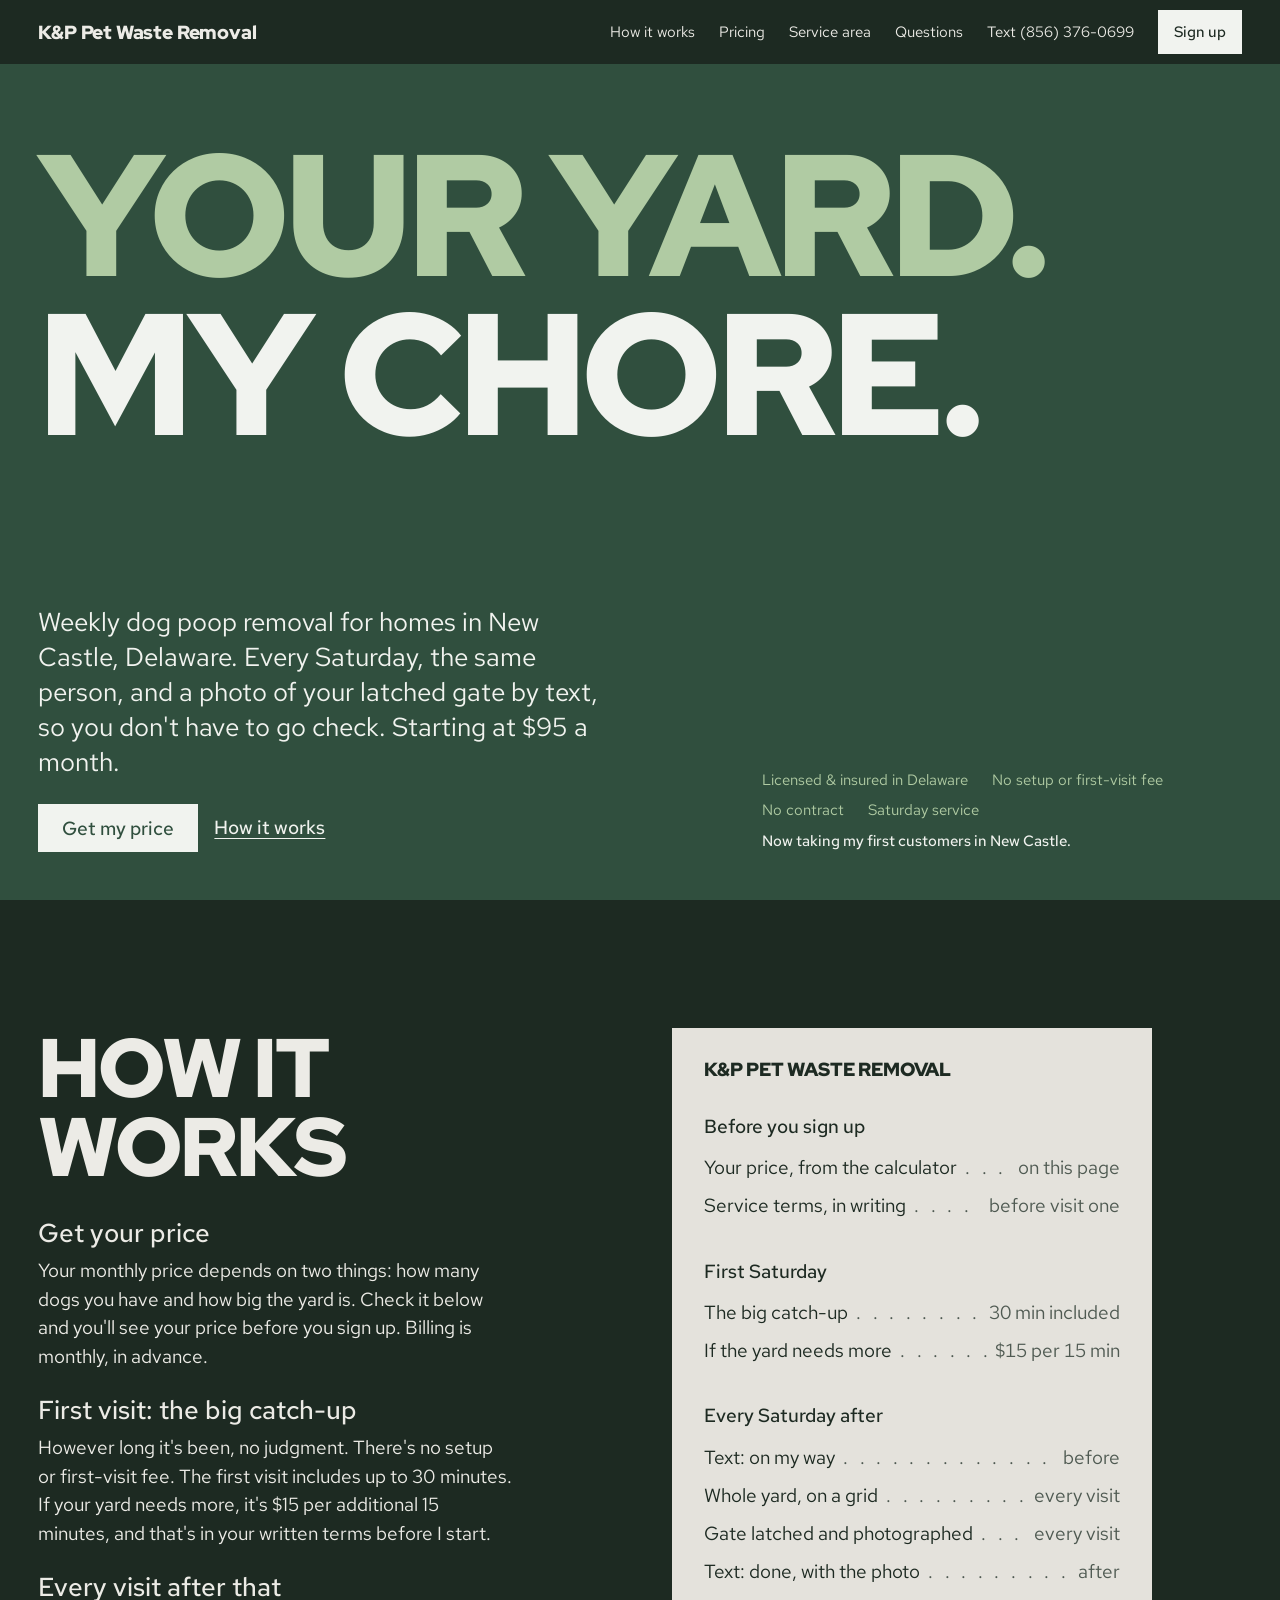
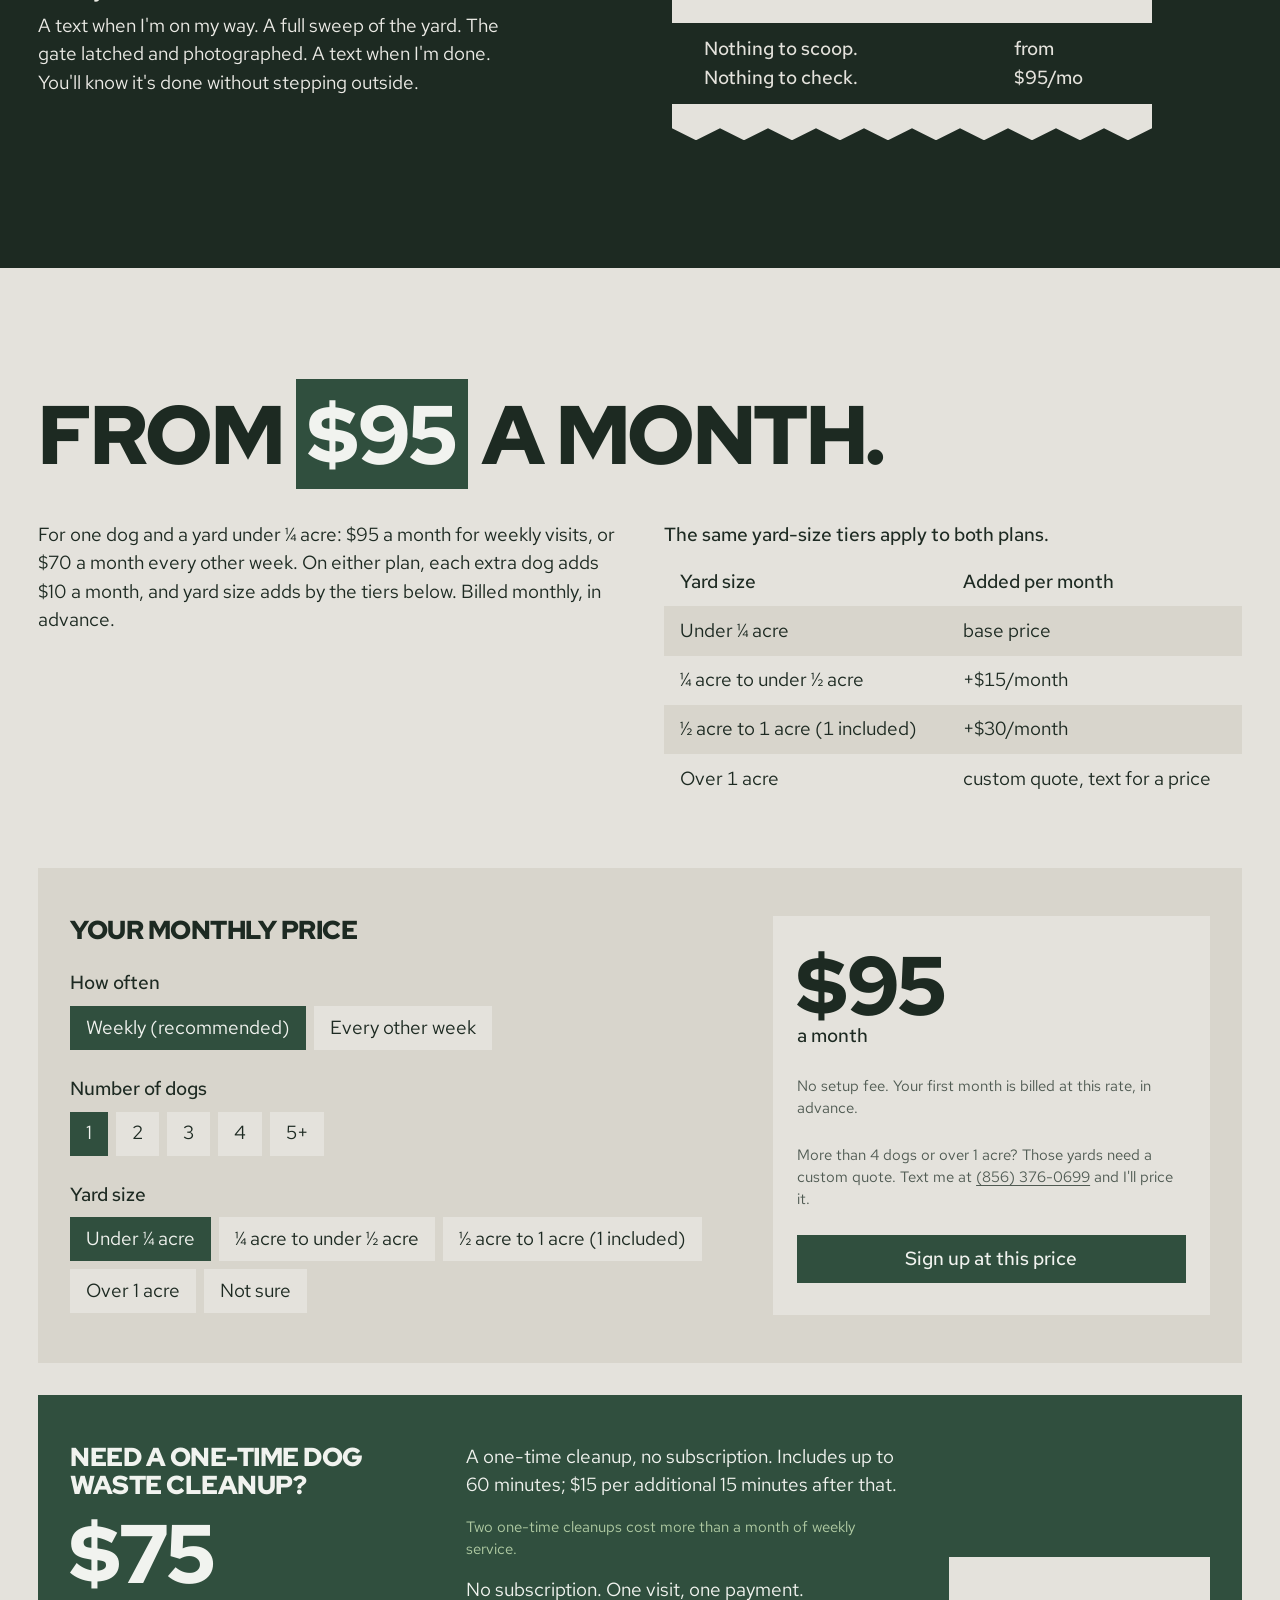
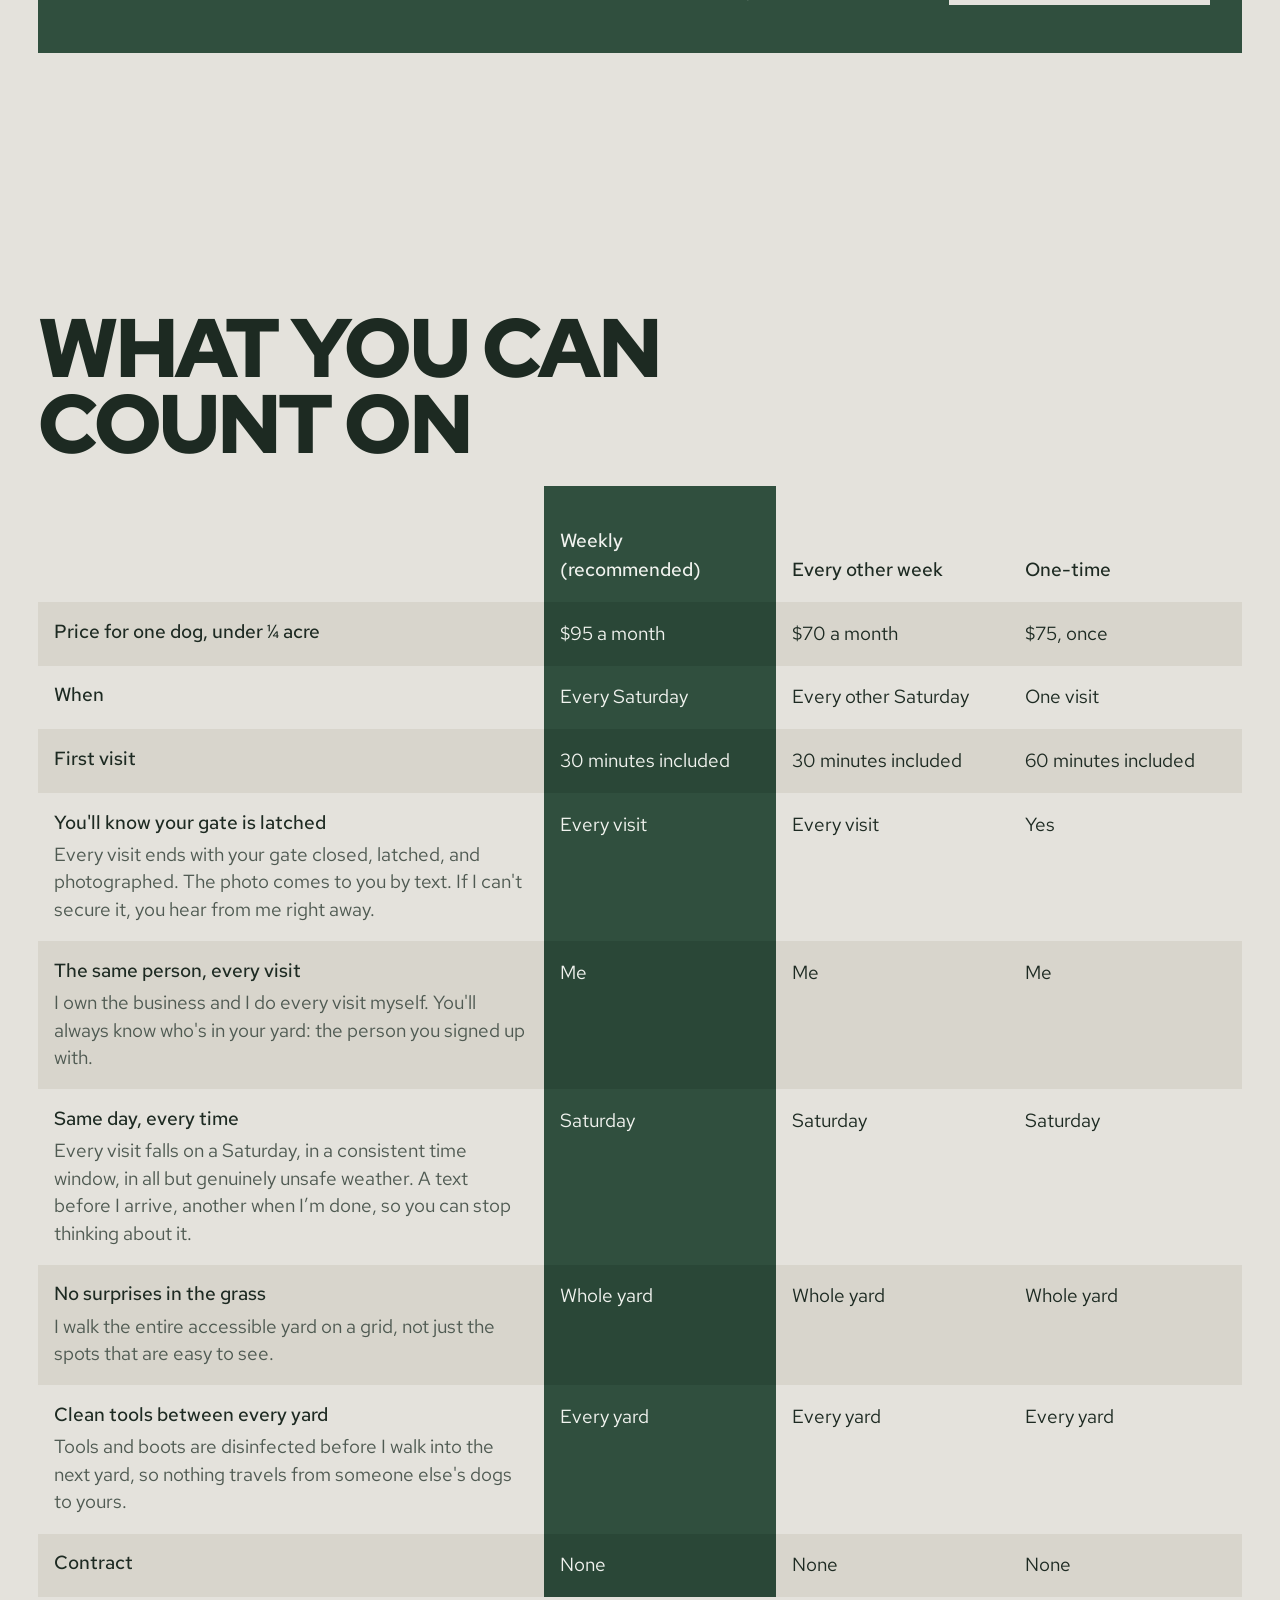
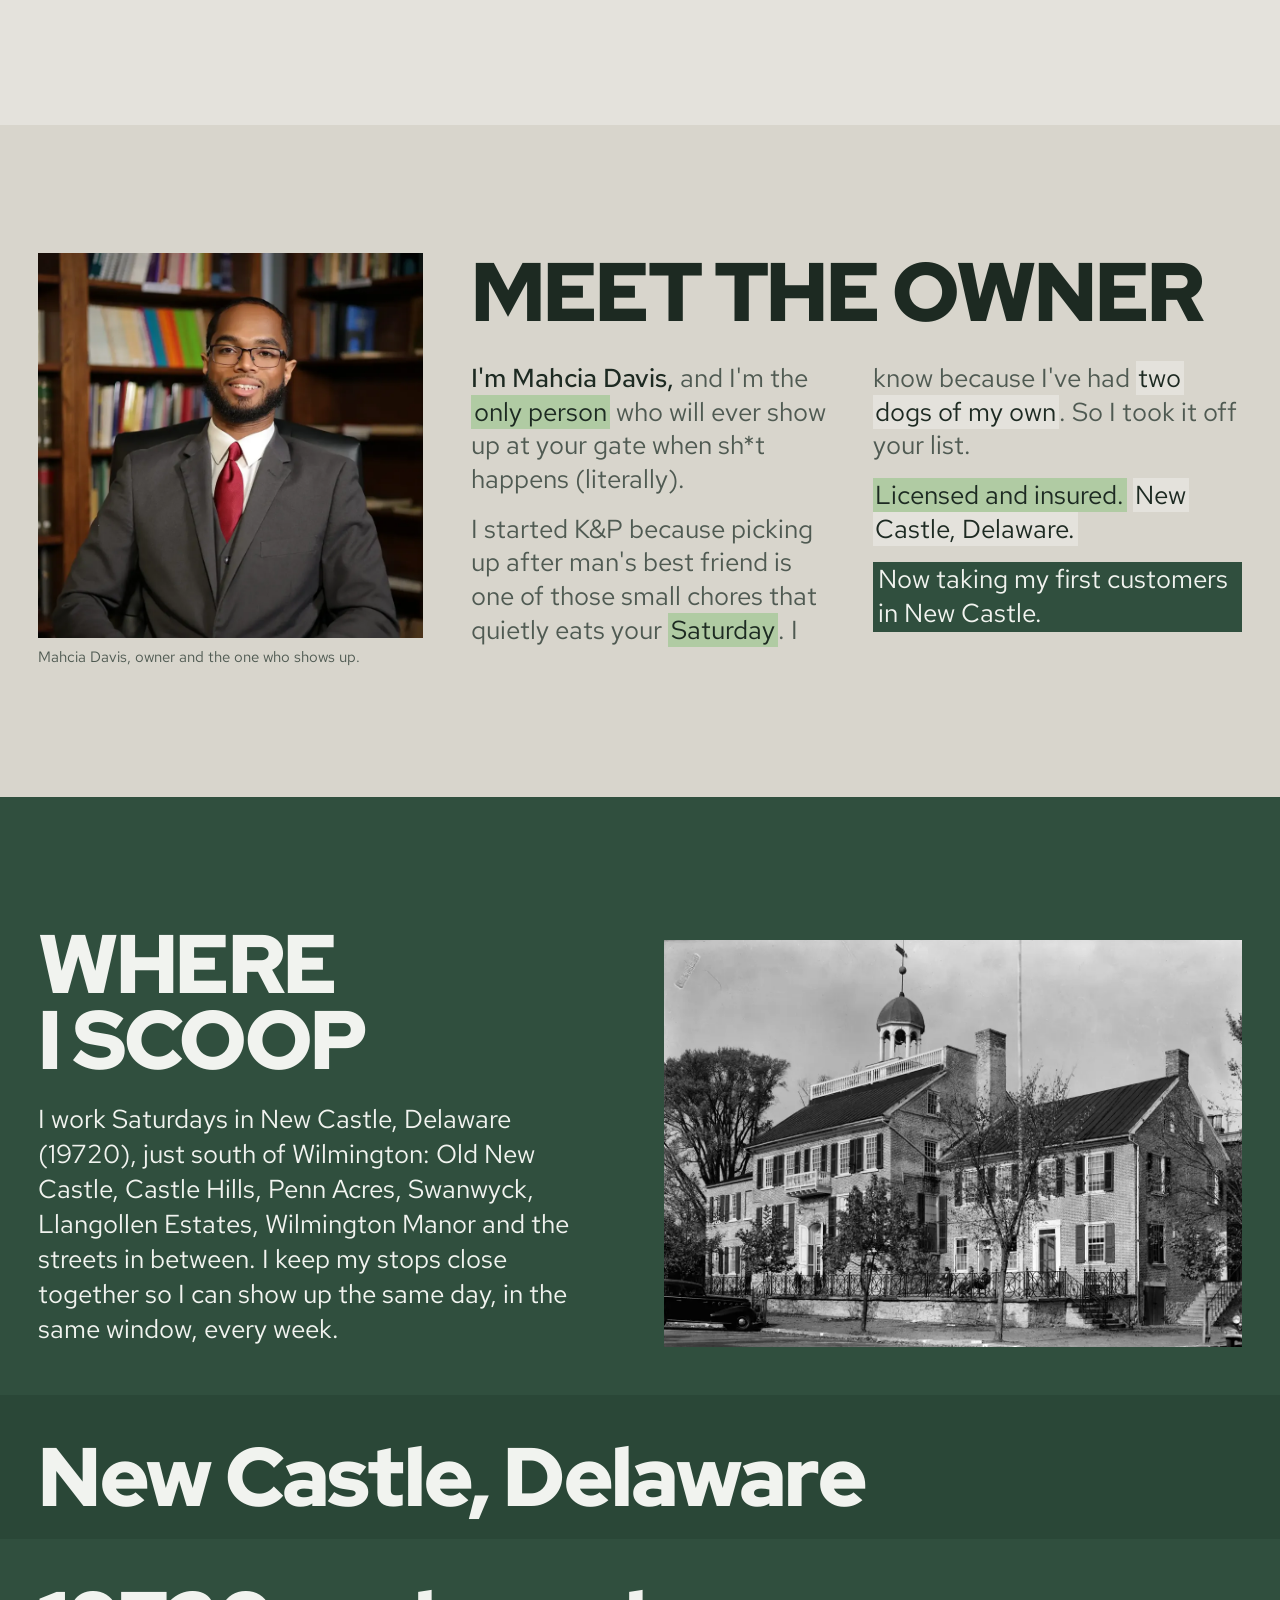
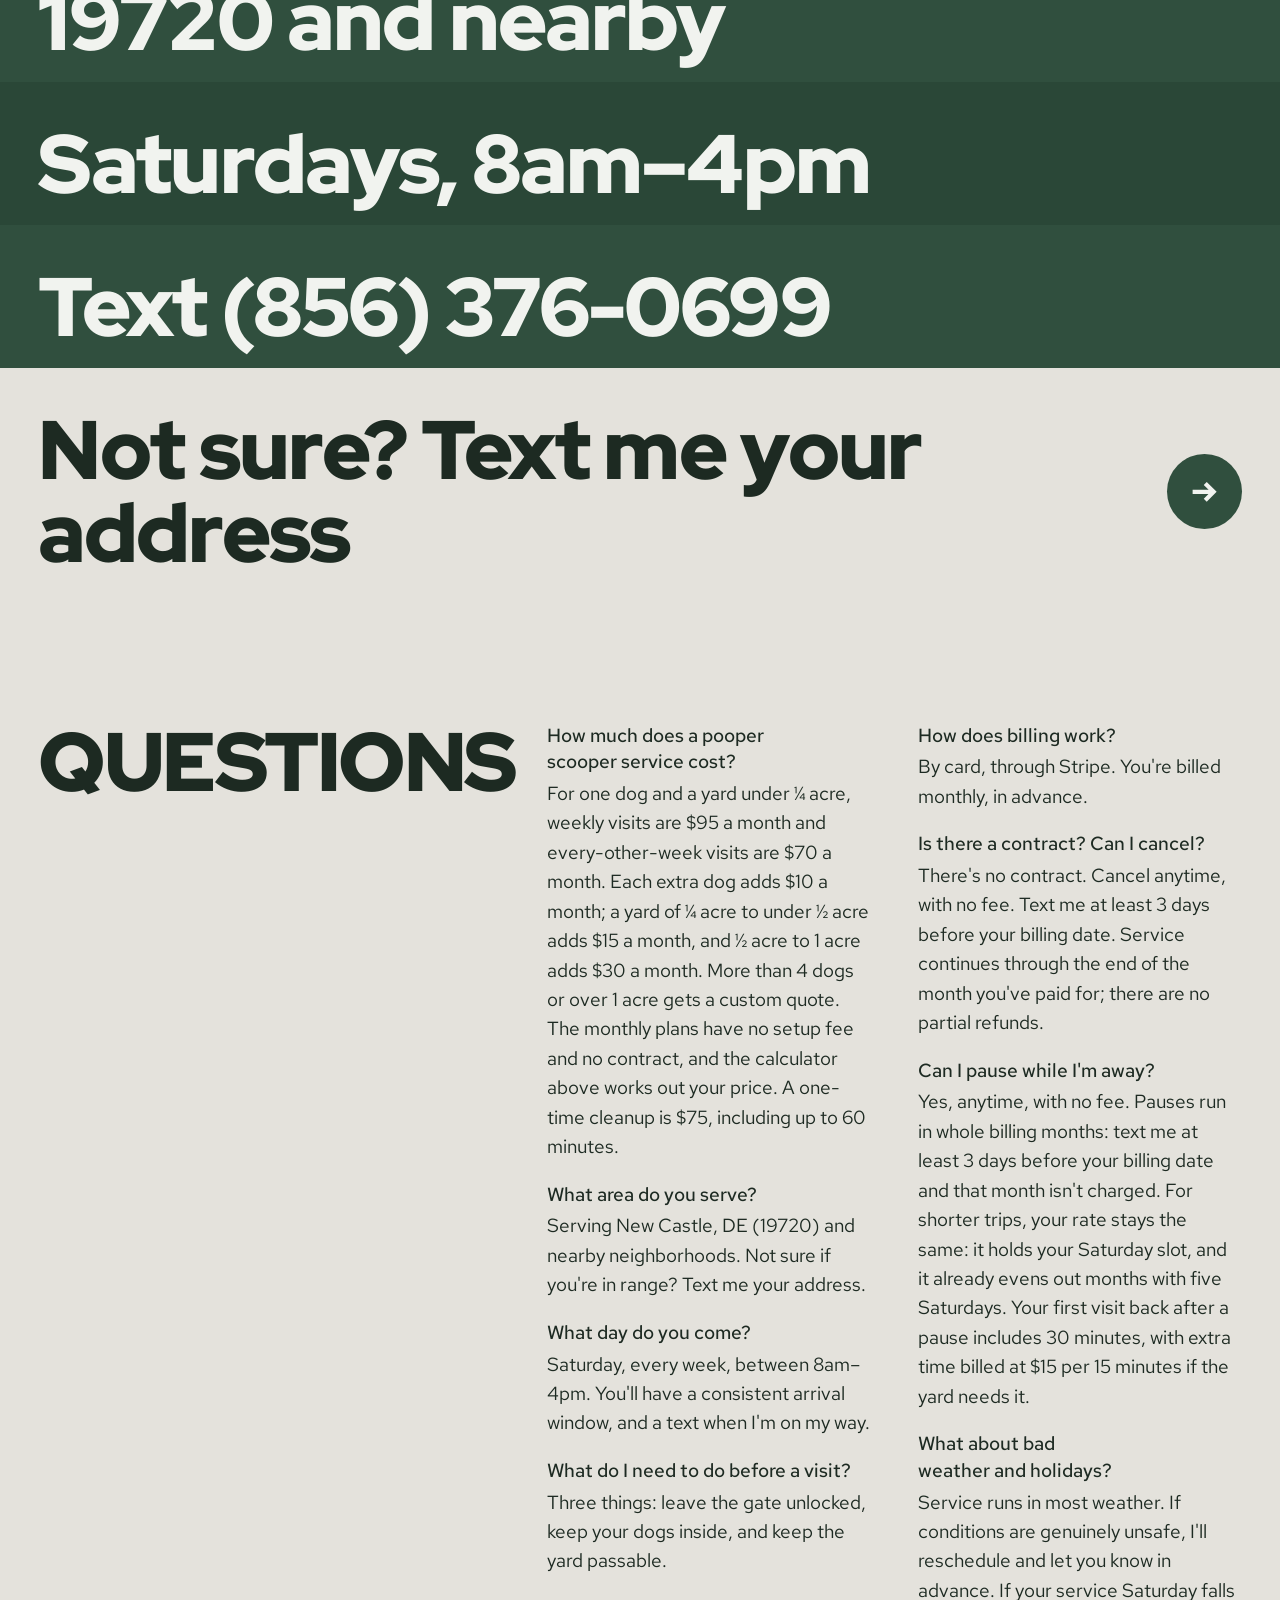
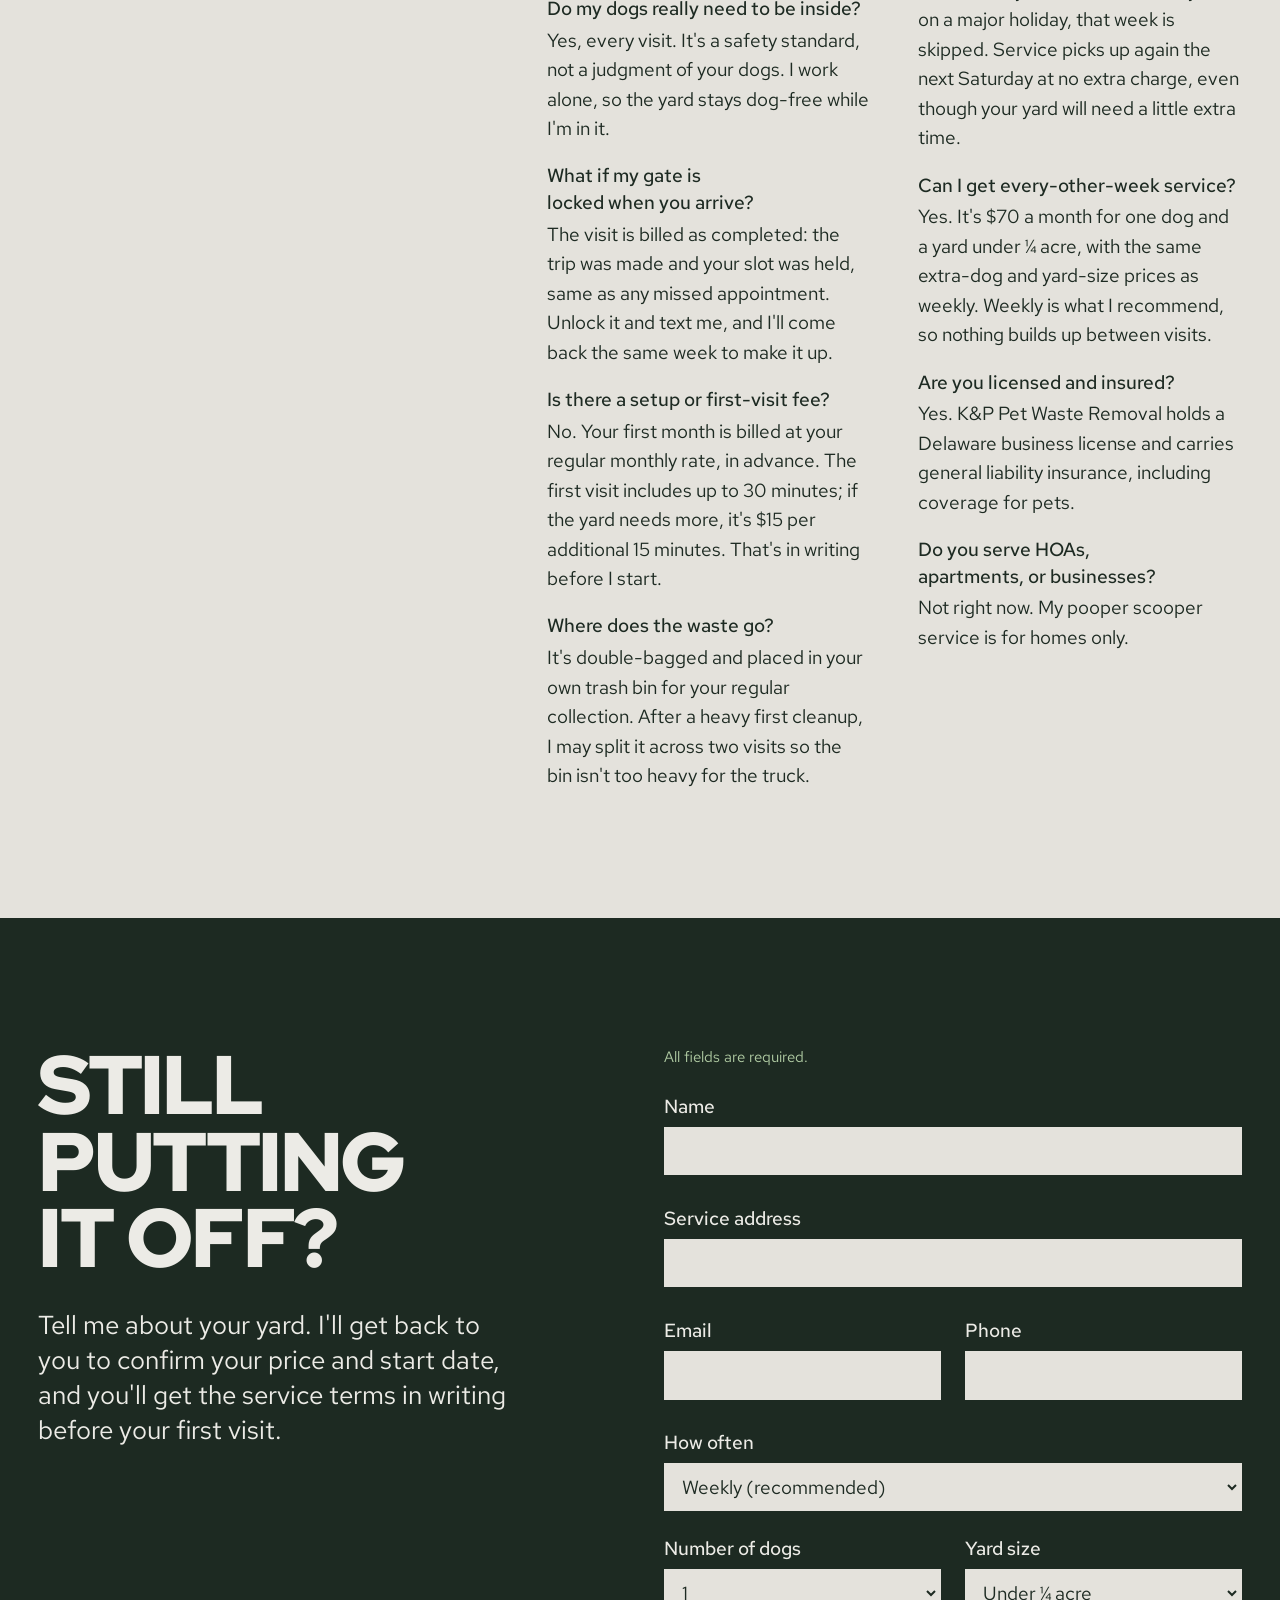
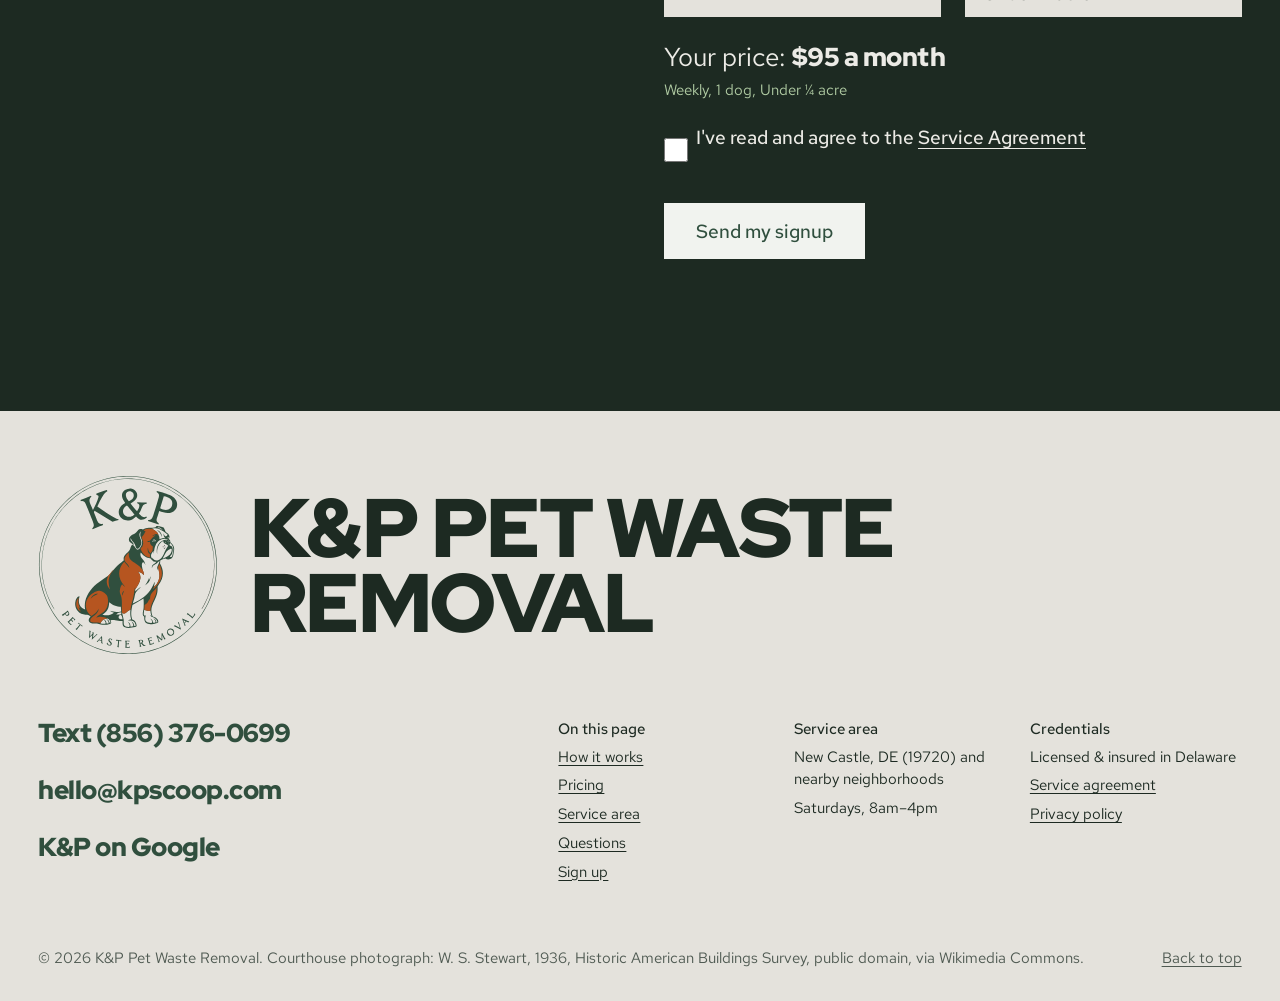
<file: index.html>
<!DOCTYPE html><html lang="en"><head><meta charset="utf-8"><meta name="viewport" content="width=device-width, initial-scale=1"><title>Dog Poop Removal in New Castle, DE | K&amp;P Pet Waste Removal</title><meta name="description" content="Weekly pooper scooper service in New Castle, DE: from $95 a month, every Saturday, the same person, and a photo of your latched gate after every visit."><link rel="canonical" href="https://kpscoop.com/"><meta property="og:type" content="website"><meta property="og:site_name" content="K&amp;P Pet Waste Removal"><meta property="og:title" content="Dog Poop Removal in New Castle, DE | K&amp;P Pet Waste Removal"><meta property="og:description" content="Weekly pooper scooper service in New Castle, DE: from $95 a month, every Saturday, the same person, and a photo of your latched gate after every visit."><meta property="og:url" content="https://kpscoop.com/"><meta property="og:image" content="https://kpscoop.com/assets/og-image.png"><meta property="og:image:width" content="1200"><meta property="og:image:height" content="630"><meta property="og:image:alt" content="Your yard. My chore. Weekly dog poop pickup in New Castle, DE, from $95 a month, with the K&P Pet Waste Removal badge."><meta name="twitter:card" content="summary_large_image"><link rel="icon" href="/favicon.ico" sizes="16x16 32x32 48x48"><link rel="icon" href="/favicon.svg" type="image/svg+xml"><link rel="apple-touch-icon" href="/apple-touch-icon.png"><link rel="preload" href="/fonts/red-hat-display-normal-900.woff2" as="font" type="font/woff2" crossorigin><link rel="stylesheet" href="/fonts/fonts.css"><script type="application/ld+json">{"@context":"https://schema.org","@type":"LocalBusiness","@id":"https://kpscoop.com/#business","name":"K&P Pet Waste Removal","url":"https://kpscoop.com/","description":"Weekly dog poop removal for homes in New Castle, DE, every Saturday, by one owner-operator.","telephone":"+1-856-376-0699","email":"hello@kpscoop.com","image":"https://kpscoop.com/assets/og-image.png","logo":"https://kpscoop.com/assets/kp-logo-512.png","priceRange":"From $70 a month","address":{"@type":"PostalAddress","addressLocality":"New Castle","addressRegion":"DE","postalCode":"19720","addressCountry":"US"},"areaServed":[{"@type":"City","name":"New Castle, DE"},{"@type":"Place","name":"ZIP code 19720","address":{"@type":"PostalAddress","postalCode":"19720","addressRegion":"DE","addressCountry":"US"}},{"@type":"Place","name":"Old New Castle, New Castle, DE"},{"@type":"Place","name":"Castle Hills, New Castle, DE"},{"@type":"Place","name":"Penn Acres, New Castle, DE"},{"@type":"Place","name":"Swanwyck, New Castle, DE"},{"@type":"Place","name":"Llangollen Estates, New Castle, DE"},{"@type":"Place","name":"Wilmington Manor, New Castle, DE"}],"openingHoursSpecification":[{"@type":"OpeningHoursSpecification","dayOfWeek":"Saturday","opens":"08:00","closes":"16:00"}],"sameAs":["https://share.google/6UOaSTEZDgdAQc2Vo","https://www.google.com/search?kgmid=/g/11zz5zvh3y"]}</script><script type="application/ld+json">{"@context":"https://schema.org","@type":"WebSite","name":"K&P Pet Waste Removal","url":"https://kpscoop.com/"}</script><script>document.documentElement.classList.add('js')</script><link rel="stylesheet" href="/_astro/Layout.BaJNRAnn.css"></head><body><a class="skip" href="#main">Skip to content</a><header class="site-header" data-tone="green"><a class="wordmark" href="/"><span>K&amp;P Pet Waste Removal</span></a><nav class="nav" aria-label="Main"><div class="nav__links"><a href="/#how-it-works">How it works</a><a href="/#pricing">Pricing</a><a href="/#area">Service area</a><a href="/#questions">Questions</a></div><a class="nav__text" href="sms:+18563760699">Text (856) 376-0699</a><a class="btn" href="/#signup">Sign up</a></nav></header><main id="main"><section class="hero" data-tone="green" aria-labelledby="hero-title"><h1 id="hero-title" class="display"><span class="l1">Your yard.</span> <span class="l2">My chore.</span></h1><div></div><div class="hero__foot"><div><p class="hero__lead">Weekly dog poop removal for homes in New Castle, Delaware. Every Saturday, the same person, and a photo of your latched gate by text, so you don't have to go check. Starting at $95 a month.</p><div class="hero__actions"><a class="btn btn--light" href="#pricing" data-primary>Get my price</a><a class="link" href="#how-it-works">How it works</a></div></div><div class="hero__proof"><ul><li>Licensed &amp; insured in Delaware</li><li>No setup or first-visit fee</li><li>No contract</li><li>Saturday service</li></ul><p class="hero__new">Now taking my first customers in New Castle.</p></div></div></section><section class="how" id="how-it-works" data-tone="dark" aria-labelledby="how-title"><div class="how__grid"><div><h2 id="how-title" class="rise">How it works</h2><div class="how__steps"><div class="rise" style="--i:1"><h3>Get your price</h3><p>Your monthly price depends on two things: how many dogs you have and how big the yard is. Check it below and you'll see your price before you sign up. Billing is monthly, in advance.</p></div><div class="rise" style="--i:2"><h3>First visit: the big catch-up</h3><p>However long it's been, no judgment. There's no setup or first-visit fee. The first visit includes up to 30 minutes. If your yard needs more, it's $15 per additional 15 minutes, and that's in your written terms before I start.</p></div><div class="rise" style="--i:3"><h3>Every visit after that</h3><p>A text when I'm on my way. A full sweep of the yard. The gate latched and photographed. A text when I'm done. You'll know it's done without stepping outside.</p></div></div></div><div class="slip rise" style="--i:2" aria-label="A visit, step by step"><p class="slip__title">K&amp;P Pet Waste Removal</p><p class="slip__when">Before you sign up</p><div class="slip__row"><span class="what">Your price, from the calculator</span><span class="dots" aria-hidden="true"></span><span class="val">on this page</span></div><div class="slip__row"><span class="what">Service terms, in writing</span><span class="dots" aria-hidden="true"></span><span class="val">before visit one</span></div><p class="slip__when">First Saturday</p><div class="slip__row"><span class="what">The big catch-up</span><span class="dots" aria-hidden="true"></span><span class="val">30 min included</span></div><div class="slip__row"><span class="what">If the yard needs more</span><span class="dots" aria-hidden="true"></span><span class="val">$15 per 15 min</span></div><p class="slip__when">Every Saturday after</p><div class="slip__row"><span class="what">Text: on my way</span><span class="dots" aria-hidden="true"></span><span class="val">before</span></div><div class="slip__row"><span class="what">Whole yard, on a grid</span><span class="dots" aria-hidden="true"></span><span class="val">every visit</span></div><div class="slip__row"><span class="what">Gate latched and photographed</span><span class="dots" aria-hidden="true"></span><span class="val">every visit</span></div><div class="slip__row"><span class="what">Text: done, with the photo</span><span class="dots" aria-hidden="true"></span><span class="val">after</span></div><p class="slip__total"><span>Nothing&nbsp;to&nbsp;scoop. Nothing&nbsp;to&nbsp;check.</span><span>from $95/mo</span></p></div></div></section><section class="pricing" id="pricing" data-tone="bone" aria-labelledby="pricing-title"><h2 id="pricing-title" class="display rise">From <span class="price-chip">$95</span> a month.</h2><div class="pricing__intro"><p class="rise" style="--i:1">For one dog and a yard under ¼ acre: $95 a month for weekly visits, or $70 a month every other week. On either plan, each extra dog adds $10 a month, and yard size adds by the tiers below. Billed monthly, in advance.</p><table class="tiers rise" style="--i:2"><caption>The same yard-size tiers apply to both plans.</caption><thead><tr><th scope="col">Yard size</th><th scope="col">Added per month</th></tr></thead><tbody><tr><td>Under ¼ acre</td><td>base price</td></tr><tr><td>¼ acre to under ½ acre</td><td>+$15/month</td></tr><tr><td>½ acre to 1 acre (1 included)</td><td>+$30/month</td></tr><tr><td>Over 1 acre</td><td>custom quote, text for a price</td></tr></tbody></table></div><div class="calc-wrap"><form class="calc rise" id="calc" aria-labelledby="calc-title"><div class="calc__controls"><h3 id="calc-title">Your monthly price</h3><fieldset><legend>How often</legend><div class="choices"><label class="choice"><input type="radio" name="plan" value="weekly" checked><span>Weekly (recommended)</span></label><label class="choice"><input type="radio" name="plan" value="biweekly"><span>Every other week</span></label></div></fieldset><fieldset><legend>Number of dogs</legend><div class="choices"><label class="choice"><input type="radio" name="dogs" value="1" checked><span>1</span></label><label class="choice"><input type="radio" name="dogs" value="2"><span>2</span></label><label class="choice"><input type="radio" name="dogs" value="3"><span>3</span></label><label class="choice"><input type="radio" name="dogs" value="4"><span>4</span></label><label class="choice"><input type="radio" name="dogs" value="5"><span>5+</span></label></div></fieldset><fieldset><legend>Yard size</legend><div class="choices"><label class="choice"><input type="radio" name="yard" value="0" checked><span>Under ¼ acre</span></label><label class="choice"><input type="radio" name="yard" value="1"><span>¼ acre to under ½ acre</span></label><label class="choice"><input type="radio" name="yard" value="2"><span>½ acre to 1 acre (1 included)</span></label><label class="choice"><input type="radio" name="yard" value="3"><span>Over 1 acre</span></label><label class="choice"><input type="radio" name="yard" value="4"><span>Not sure</span></label></div></fieldset></div><div class="calc__result"><div aria-live="polite"><p class="calc__price" id="calc-price">$95</p><p class="calc__per" id="calc-per">a month</p></div><p class="calc__note" id="calc-note">No setup fee. Your first month is billed at this rate, in advance.</p><p class="calc__note">More than 4 dogs or over 1 acre? Those yards need a custom quote. Text me at <a href="sms:+18563760699">(856) 376-0699</a> and I'll price it.</p><a class="btn" id="calc-go" href="#signup">Sign up at this price</a></div></form><div class="onetime rise" style="--i:1"><div><h3>Need a one-time dog waste cleanup?</h3><p class="big">$75</p></div><div><p>A one-time cleanup, no subscription. Includes up to 60 minutes; $15 per additional 15 minutes after that.</p><p class="small">Two one-time cleanups cost more than a month of weekly service.</p><p>No subscription. One visit, one payment.</p></div><div class="buy"><stripe-buy-button buy-button-id="buy_btn_1UKzclCbaPGi3YM02jdGRttW" publishable-key="pk_live_51UJDDuCbaPGi3YM0KPT9Jc8U6J2g4yYWNIr4RahfY3BgEDg3Vv5u8pVNBed3x1Gfuck8Yt07JCRqRLFJKiHS9JL500oru7nKPV"></stripe-buy-button></div></div></div></section><section class="count" id="count" data-tone="bone" aria-labelledby="count-title"><h2 id="count-title" class="display rise">What you can count on</h2><div class="compare rise" style="--i:1" role="table" aria-label="What each plan includes"><div role="row"><div class="colhead" role="columnheader"><span class="sr">What you get</span></div><div class="colhead feat top" role="columnheader">Weekly (recommended)</div><div class="colhead " role="columnheader">Every other week</div><div class="colhead " role="columnheader">One-time</div></div><div role="row"><div class="rowhead zebra" role="rowheader">Price for one dog, under ¼ acre</div><div class="feat zebra" role="cell">$95 a month</div><div class=" zebra" role="cell">$70 a month</div><div class=" zebra" role="cell">$75, once</div></div><div role="row"><div class="rowhead " role="rowheader">When</div><div class="feat " role="cell">Every Saturday</div><div class=" " role="cell">Every other Saturday</div><div class=" " role="cell">One visit</div></div><div role="row"><div class="rowhead zebra" role="rowheader">First visit</div><div class="feat zebra" role="cell">30 minutes included</div><div class=" zebra" role="cell">30 minutes included</div><div class=" zebra" role="cell">60 minutes included</div></div><div role="row"><div class="rowhead " role="rowheader">You&#39;ll know your gate is latched<small>Every visit ends with your gate closed, latched, and photographed. The photo comes to you by text. If I can&#39;t secure it, you hear from me right away.</small></div><div class="feat " role="cell">Every visit</div><div class=" " role="cell">Every visit</div><div class=" " role="cell">Yes</div></div><div role="row"><div class="rowhead zebra" role="rowheader">The same person, every visit<small>I own the business and I do every visit myself. You&#39;ll always know who&#39;s in your yard: the person you signed up with.</small></div><div class="feat zebra" role="cell">Me</div><div class=" zebra" role="cell">Me</div><div class=" zebra" role="cell">Me</div></div><div role="row"><div class="rowhead " role="rowheader">Same day, every time<small>Every visit falls on a Saturday, in a consistent time window, in all but genuinely unsafe weather. A text before I arrive, another when I’m done, so you can stop thinking about it.</small></div><div class="feat " role="cell">Saturday</div><div class=" " role="cell">Saturday</div><div class=" " role="cell">Saturday</div></div><div role="row"><div class="rowhead zebra" role="rowheader">No surprises in the grass<small>I walk the entire accessible yard on a grid, not just the spots that are easy to see.</small></div><div class="feat zebra" role="cell">Whole yard</div><div class=" zebra" role="cell">Whole yard</div><div class=" zebra" role="cell">Whole yard</div></div><div role="row"><div class="rowhead " role="rowheader">Clean tools between every yard<small>Tools and boots are disinfected before I walk into the next yard, so nothing travels from someone else&#39;s dogs to yours.</small></div><div class="feat " role="cell">Every yard</div><div class=" " role="cell">Every yard</div><div class=" " role="cell">Every yard</div></div><div role="row"><div class="rowhead zebra" role="rowheader">Contract</div><div class="feat zebra" role="cell">None</div><div class=" zebra" role="cell">None</div><div class=" zebra" role="cell">None</div></div></div><div class="compare-m"><section><h3>Price for one dog, under ¼ acre</h3><dl><div class="feat"><dt>Weekly</dt><dd>$95 a month</dd></div><div class><dt>Every other week</dt><dd>$70 a month</dd></div><div class><dt>One-time</dt><dd>$75, once</dd></div></dl></section><section><h3>When</h3><dl><div class="feat"><dt>Weekly</dt><dd>Every Saturday</dd></div><div class><dt>Every other week</dt><dd>Every other Saturday</dd></div><div class><dt>One-time</dt><dd>One visit</dd></div></dl></section><section><h3>First visit</h3><dl><div class="feat"><dt>Weekly</dt><dd>30 minutes included</dd></div><div class><dt>Every other week</dt><dd>30 minutes included</dd></div><div class><dt>One-time</dt><dd>60 minutes included</dd></div></dl></section><section><h3>You&#39;ll know your gate is latched</h3><p class="why">Every visit ends with your gate closed, latched, and photographed. The photo comes to you by text. If I can&#39;t secure it, you hear from me right away.</p><dl><div class="feat"><dt>Weekly</dt><dd>Every visit</dd></div><div class><dt>Every other week</dt><dd>Every visit</dd></div><div class><dt>One-time</dt><dd>Yes</dd></div></dl></section><section><h3>The same person, every visit</h3><p class="why">I own the business and I do every visit myself. You&#39;ll always know who&#39;s in your yard: the person you signed up with.</p><dl><div class="feat"><dt>Weekly</dt><dd>Me</dd></div><div class><dt>Every other week</dt><dd>Me</dd></div><div class><dt>One-time</dt><dd>Me</dd></div></dl></section><section><h3>Same day, every time</h3><p class="why">Every visit falls on a Saturday, in a consistent time window, in all but genuinely unsafe weather. A text before I arrive, another when I’m done, so you can stop thinking about it.</p><dl><div class="feat"><dt>Weekly</dt><dd>Saturday</dd></div><div class><dt>Every other week</dt><dd>Saturday</dd></div><div class><dt>One-time</dt><dd>Saturday</dd></div></dl></section><section><h3>No surprises in the grass</h3><p class="why">I walk the entire accessible yard on a grid, not just the spots that are easy to see.</p><dl><div class="feat"><dt>Weekly</dt><dd>Whole yard</dd></div><div class><dt>Every other week</dt><dd>Whole yard</dd></div><div class><dt>One-time</dt><dd>Whole yard</dd></div></dl></section><section><h3>Clean tools between every yard</h3><p class="why">Tools and boots are disinfected before I walk into the next yard, so nothing travels from someone else&#39;s dogs to yours.</p><dl><div class="feat"><dt>Weekly</dt><dd>Every yard</dd></div><div class><dt>Every other week</dt><dd>Every yard</dd></div><div class><dt>One-time</dt><dd>Every yard</dd></div></dl></section><section><h3>Contract</h3><dl><div class="feat"><dt>Weekly</dt><dd>None</dd></div><div class><dt>Every other week</dt><dd>None</dd></div><div class><dt>One-time</dt><dd>None</dd></div></dl></section></div></section><section class="owner" id="owner" data-tone="bone" aria-labelledby="owner-title"><figure class="rise"><img src="/assets/owner-portrait-900.webp" width="900" height="900" loading="lazy" alt="Mahcia Davis, owner of K&P Pet Waste Removal, smiling in a gray suit and red tie."><figcaption>Mahcia Davis, owner and the one who shows up.</figcaption></figure><div><h2 id="owner-title" class="display rise" style="--i:1">Meet the owner</h2><div class="story rise" style="--i:2"><p><strong>I'm Mahcia Davis,</strong> and I'm the <span class="hl">only person</span> who will ever show up at your gate when sh*t happens (literally).</p><p>I started K&amp;P because picking up after man's best friend is one of those small chores that quietly eats your <span class="hl">Saturday</span>. I know because I've had <span class="hl hl--bone">two dogs of my own</span>. So I took it off your list.</p><p><span class="hl">Licensed and insured.</span> <span class="hl hl--bone">New Castle, Delaware.</span></p><a class="final" href="#signup">Now taking my first customers in New Castle.</a></div></div></section><section class="area" id="area" data-tone="green" aria-labelledby="area-title"><div class="area__top"><div><h2 id="area-title" class="display rise">Where I scoop</h2><p class="rise" style="--i:1">I work Saturdays in New Castle, Delaware (19720), just south of Wilmington: Old New Castle, Castle Hills, Penn Acres, Swanwyck, Llangollen Estates, Wilmington Manor and the streets in between. I keep my stops close together so I can show up the same day, in the same window, every week.</p></div><figure class="area__photo rise" style="--i:2"><img src="/assets/new-castle-courthouse-1200.webp" width="1200" height="846" loading="lazy" alt="The old New Castle Court House on Delaware Street, photographed in 1936."></figure></div><ul class="rows"><li>New Castle, Delaware</li><li>19720 and nearby</li><li>Saturdays, 8am–4pm</li><li><a href="sms:+18563760699">Text (856) 376-0699</a></li><li class="greet"><a href="sms:+18563760699" style="display:flex;align-items:center;gap:0.4em;text-decoration:none">Not sure? Text me your address <span class="round" aria-hidden="true"><svg viewBox="0 0 24 24" fill="none" stroke="currentColor" stroke-width="3"><path d="M4 12h15M13 6l6 6-6 6"></path></svg></span></a></li></ul></section><section class="faq" id="questions" data-tone="bone" aria-labelledby="faq-title"><h2 id="faq-title" class="display rise">Questions</h2><div class="faq__text rise" style="--i:1"><div class="qa"><h3>How much does a pooper scooper service cost?</h3><p>For one dog and a yard under ¼ acre, weekly visits are $95 a month and every-other-week visits are $70 a month. Each extra dog adds $10 a month; a yard of ¼ acre to under ½ acre adds $15 a month, and ½ acre to 1 acre adds $30 a month. More than 4 dogs or over 1 acre gets a custom quote. The monthly plans have no setup fee and no contract, and the calculator above works out your price. A one-time cleanup is $75, including up to 60 minutes.</p></div><div class="qa"><h3>What area do you serve?</h3><p>Serving New Castle, DE (19720) and nearby neighborhoods. Not sure if you&#39;re in range? Text me your address.</p></div><div class="qa"><h3>What day do you come?</h3><p>Saturday, every week, between 8am–4pm. You&#39;ll have a consistent arrival window, and a text when I&#39;m on my way.</p></div><div class="qa"><h3>What do I need to do before a visit?</h3><p>Three things: leave the gate unlocked, keep your dogs inside, and keep the yard passable.</p></div><div class="qa"><h3>Do my dogs really need to be inside?</h3><p>Yes, every visit. It&#39;s a safety standard, not a judgment of your dogs. I work alone, so the yard stays dog-free while I&#39;m in it.</p></div><div class="qa"><h3>What if my gate is locked when you arrive?</h3><p>The visit is billed as completed: the trip was made and your slot was held, same as any missed appointment. Unlock it and text me, and I&#39;ll come back the same week to make it up.</p></div><div class="qa"><h3>Is there a setup or first-visit fee?</h3><p>No. Your first month is billed at your regular monthly rate, in advance. The first visit includes up to 30 minutes; if the yard needs more, it&#39;s $15 per additional 15 minutes. That&#39;s in writing before I start.</p></div><div class="qa"><h3>Where does the waste go?</h3><p>It&#39;s double-bagged and placed in your own trash bin for your regular collection. After a heavy first cleanup, I may split it across two visits so the bin isn&#39;t too heavy for the truck.</p></div><div class="qa"><h3>How does billing work?</h3><p>By card, through Stripe. You&#39;re billed monthly, in advance.</p></div><div class="qa"><h3>Is there a contract? Can I cancel?</h3><p>There&#39;s no contract. Cancel anytime, with no fee. Text me at least 3 days before your billing date. Service continues through the end of the month you&#39;ve paid for; there are no partial refunds.</p></div><div class="qa"><h3>Can I pause while I&#39;m away?</h3><p>Yes, anytime, with no fee. Pauses run in whole billing months: text me at least 3 days before your billing date and that month isn&#39;t charged. For shorter trips, your rate stays the same: it holds your Saturday slot, and it already evens out months with five Saturdays. Your first visit back after a pause includes 30 minutes, with extra time billed at $15 per 15 minutes if the yard needs it.</p></div><div class="qa"><h3>What about bad weather and holidays?</h3><p>Service runs in most weather. If conditions are genuinely unsafe, I&#39;ll reschedule and let you know in advance. If your service Saturday falls on a major holiday, that week is skipped. Service picks up again the next Saturday at no extra charge, even though your yard will need a little extra time.</p></div><div class="qa"><h3>Can I get every-other-week service?</h3><p>Yes. It&#39;s $70 a month for one dog and a yard under ¼ acre, with the same extra-dog and yard-size prices as weekly. Weekly is what I recommend, so nothing builds up between visits.</p></div><div class="qa"><h3>Are you licensed and insured?</h3><p>Yes. K&amp;P Pet Waste Removal holds a Delaware business license and carries general liability insurance, including coverage for pets.</p></div><div class="qa"><h3>Do you serve HOAs, apartments, or businesses?</h3><p>Not right now. My pooper scooper service is for homes only.</p></div></div></section><section class="signup" id="signup" data-tone="dark" aria-labelledby="signup-title"><div><h2 id="signup-title" class="display">Still putting it off?</h2><p class="signup__intro">Tell me about your yard. I'll get back to you to confirm your price and start date, and you'll get the service terms in writing before your first visit.</p></div><form class="form" id="signup-form" action="https://formspree.io/f/mnpnvrlw" method="POST" novalidate><p class="form__note field--full">All fields are required.</p><input type="hidden" name="_subject" value="New signup: K&P Pet Waste Removal"><input type="hidden" name="agreement_version" value="v1.1, effective October 13, 2026"><label class="hp" aria-hidden="true">Leave this empty <input type="text" name="_gotcha" tabindex="-1" autocomplete="off"></label><div class="field field--full"><label for="f-name">Name</label><input id="f-name" name="name" autocomplete="name" required aria-describedby="e-name"><p class="err" id="e-name"></p></div><div class="field field--full"><label for="f-address">Service address</label><input id="f-address" name="address" autocomplete="street-address" required aria-describedby="e-address"><p class="err" id="e-address"></p></div><div class="field"><label for="f-email">Email</label><input id="f-email" name="email" type="email" autocomplete="email" required aria-describedby="e-email"><p class="err" id="e-email"></p></div><div class="field"><label for="f-phone">Phone</label><input id="f-phone" name="phone" type="tel" autocomplete="tel" required aria-describedby="e-phone"><p class="err" id="e-phone"></p></div><div class="field field--full"><label for="f-plan">How often</label><select id="f-plan" name="plan"><option value="Weekly">Weekly (recommended)</option><option value="Every other week">Every other week</option></select></div><div class="field"><label for="f-dogs">Number of dogs</label><select id="f-dogs" name="dogs"><option>1</option><option>2</option><option>3</option><option>4</option><option>5+</option></select></div><div class="field"><label for="f-yard">Yard size</label><select id="f-yard" name="yard"><option>Under ¼ acre</option><option>¼ acre to under ½ acre</option><option>½ acre to 1 acre (1 included)</option><option>Over 1 acre</option><option>Not sure</option></select></div><input type="hidden" name="quoted_price" id="f-quote"><p class="form__price field--full" id="f-price" aria-live="polite" hidden></p><div class="field field--full"><label class="check"><input id="f-agree" type="checkbox" name="agreed_to_service_agreement" value="yes" required aria-describedby="e-agree"><span>I've read and agree to the <a href="/agreement/">Service Agreement</a></span></label><p class="err" id="e-agree"></p></div><button class="btn btn--light" type="submit" id="f-submit">Send my signup</button><p class="form__status" id="f-status" role="status" aria-live="polite"></p></form></section></main><script type="module">var e=document.querySelector(`.onetime .buy`);if(e){let t=new IntersectionObserver(e=>{if(!e.some(e=>e.isIntersecting))return;t.disconnect();let n=document.createElement(`script`);n.src=`https://js.stripe.com/v3/buy-button.js`,n.async=!0,document.head.append(n)},{rootMargin:`600px 0px`});t.observe(e)}var t={weekly:95,biweekly:70},n=[0,15,30],r=(e,r,i)=>{if(r>4||i===3)return{kind:`custom`,price:`Custom quote`};let a=t[e]+10*(r-1);return i===4?{kind:`unsure`,price:`From $${a}`}:{kind:`set`,price:`$${a+n[i]}`}},i=document.getElementById(`calc`),a=document.getElementById(`calc-note`),o=a.textContent,s=document.getElementById(`f-plan`),c=document.getElementById(`f-dogs`),l=document.getElementById(`f-yard`);i.addEventListener(`change`,()=>{let e=new FormData(i),t=String(e.get(`plan`)),n=Number(e.get(`dogs`)),u=Number(e.get(`yard`)),d=r(t,n,u);document.getElementById(`calc-price`).textContent=d.price,document.getElementById(`calc-per`).textContent={custom:`text me for a price`,unsure:`a month, depending on yard size`,set:`a month`}[d.kind],document.getElementById(`calc-go`).textContent={custom:`Sign up for a custom quote`,unsure:`Sign up and get my price`,set:`Sign up at this price`}[d.kind],a.textContent=d.kind===`unsure`?`Not sure of your yard size? Sign up and I'll get back to you to confirm your price.`:o,s.value=t===`weekly`?`Weekly`:`Every other week`,c.selectedIndex=n-1,l.selectedIndex=u,f()}),i.addEventListener(`submit`,e=>e.preventDefault());var u=document.getElementById(`f-price`),d=document.getElementById(`f-quote`),f=()=>{let e=r(s.selectedIndex===0?`weekly`:`biweekly`,c.selectedIndex+1,l.selectedIndex),t=`${s.value}, ${c.value} ${c.selectedIndex?`dogs`:`dog`}, ${l.selectedIndex===4?`yard size not sure`:l.value}`,n=e.kind===`custom`?`Custom quote`:`${e.price} a month`,i={custom:`I'll get back to you with a price.`,unsure:`I'll get back to you to confirm your price.`,set:``}[e.kind];u.innerHTML=``;let a=document.createElement(`strong`);a.textContent=n;let o=document.createElement(`small`);o.textContent=[t,i].filter(Boolean).join(`. `),u.append(`Your price: `,a,` `,o),u.hidden=!1,d.value=`${n} (${t})`},p=document.getElementById(`signup-form`);p.addEventListener(`change`,f),f();var m=document.getElementById(`f-status`),h={"f-name":[`Enter your name.`],"f-address":[`Enter the address of the yard you want cleaned.`],"f-email":[`Enter your email address.`,`Enter an email address like name@example.com.`],"f-phone":[`Enter a phone number I can text.`,`Enter a 10-digit phone number, like 302 555 0100.`],"f-agree":[`Check the box to agree to the Service Agreement.`]},g=()=>{let e=null;for(let[t,[n,r]]of Object.entries(h)){let i=document.getElementById(t),a=document.getElementById(`e-`+t.slice(2)),o=``;i.type===`checkbox`?o=i.checked?``:n:i.value.trim()?(t===`f-email`&&!/^\S+@\S+\.\S+$/.test(i.value)||t===`f-phone`&&i.value.replace(/\D/g,``).replace(/^1/,``).length!==10)&&(o=r):o=n,a.textContent=o;let s=i.closest(`.field`);o?(s.dataset.invalid=``,i.setAttribute(`aria-invalid`,`true`),e??=i):(delete s.dataset.invalid,i.removeAttribute(`aria-invalid`))}return e?.focus(),!e};p.addEventListener(`submit`,async e=>{if(e.preventDefault(),!g())return;let t=document.getElementById(`f-submit`);t.disabled=!0,t.textContent=`Sending…`,m.textContent=``;try{let e=await fetch(p.action,{method:`POST`,body:new FormData(p),headers:{Accept:`application/json`}});if(!e.ok)throw Error(String(e.status));p.reset(),f(),m.textContent=`Got it, thank you. I'll be in touch to confirm your price and start date.`}catch{m.textContent=`Something went wrong and your signup didn't send. Please try again, or text (856) 376-0699.`}finally{t.disabled=!1,t.textContent=`Send my signup`}});</script><footer class="footer" data-tone="bone"><div class="footer__name"><img src="/assets/kp-badge.svg" width="208" height="208" alt="K&P Pet Waste Removal badge: a seated boxer inside a double ring." loading="lazy"><p>K&amp;P Pet Waste Removal</p></div><div class="footer__row"><div class="footer__reach"><a href="sms:+18563760699">Text (856) 376-0699</a><a href="mailto:hello@kpscoop.com">hello@kpscoop.com</a><a href="https://share.google/6UOaSTEZDgdAQc2Vo">K&amp;P on Google</a></div><div class="footer__cols"><div><h3>On this page</h3><ul><li><a href="/#how-it-works">How it works</a></li><li><a href="/#pricing">Pricing</a></li><li><a href="/#area">Service area</a></li><li><a href="/#questions">Questions</a></li><li><a href="/#signup">Sign up</a></li></ul></div><div><h3>Service area</h3><ul><li>New Castle, DE (19720) and nearby neighborhoods</li><li>Saturdays, 8am–4pm</li></ul></div><div><h3>Credentials</h3><ul><li>Licensed &amp; insured in Delaware</li><li><a href="/agreement/">Service agreement</a></li><li><a href="/privacy/">Privacy policy</a></li></ul></div></div></div><div class="footer__legal"><p>© 2026 K&amp;P Pet Waste Removal. Courthouse photograph: W. S. Stewart, 1936, Historic American Buildings Survey, public domain, via Wikimedia Commons.</p><a href="#main">Back to top</a></div></footer><div class="phone-bar" aria-label="Quick contact"><a class="btn" href="sms:+18563760699" aria-label="Text me at (856) 376-0699">Text me</a><a class="btn btn--light" href="/#signup">Sign up</a></div><script type="module">var e=document.querySelector(`.site-header`),t=[...document.querySelectorAll(`[data-tone]`)].filter(t=>t!==e),n=()=>{let n=e.offsetHeight/2;for(let r of t){let t=r.getBoundingClientRect();if(t.top<=n&&t.bottom>n){e.dataset.tone=r.dataset.tone;break}}};addEventListener(`scroll`,n,{passive:!0}),n();var r=document.querySelector(`.phone-bar`),i=document.querySelectorAll(`.rows, .signup, .footer`),a=new Set,o=new IntersectionObserver(e=>{for(let t of e)t.isIntersecting?a.add(t.target):a.delete(t.target);a.size?r.dataset.hidden=``:delete r.dataset.hidden});i.forEach(e=>o.observe(e));var s=new IntersectionObserver(e=>{for(let t of e)t.isIntersecting&&(t.target.classList.add(`in`),s.unobserve(t.target))},{rootMargin:`0px 0px -10% 0px`});document.querySelectorAll(`.rise`).forEach(e=>s.observe(e));</script></body></html>
</file>
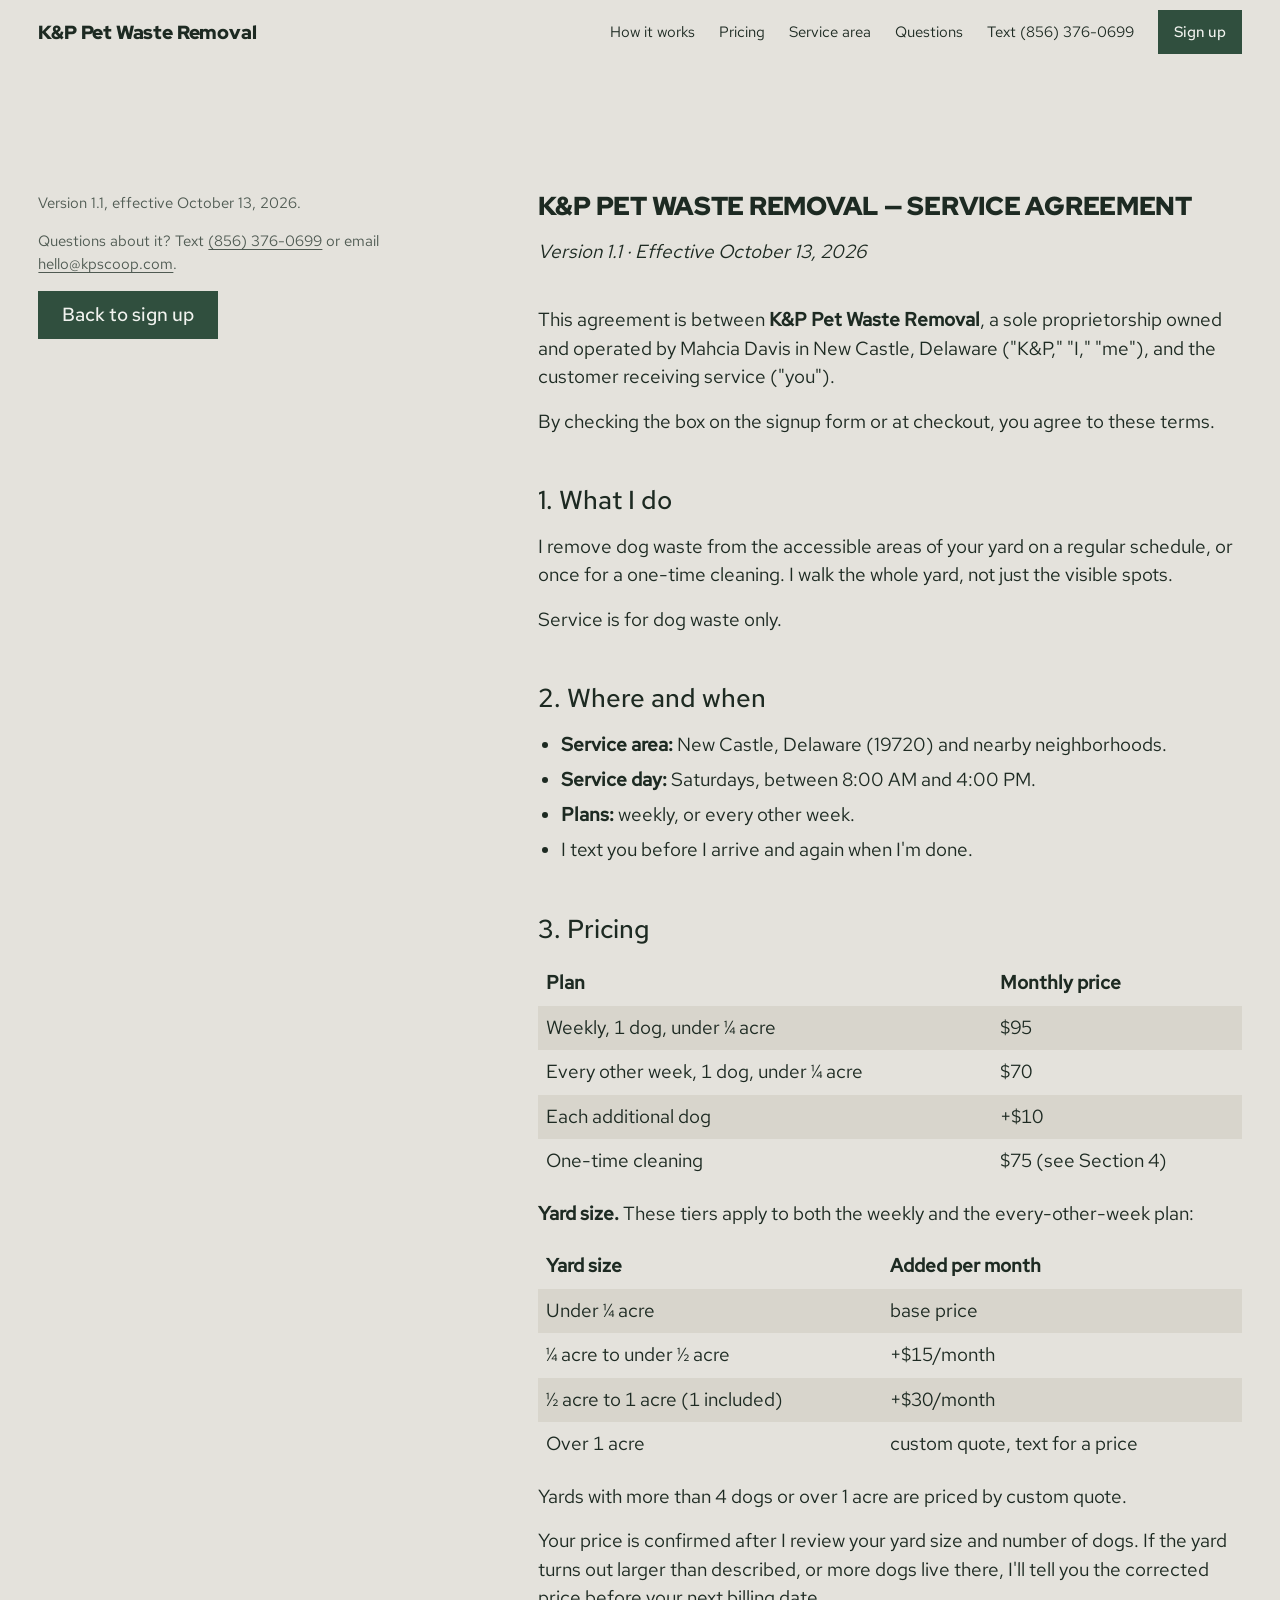
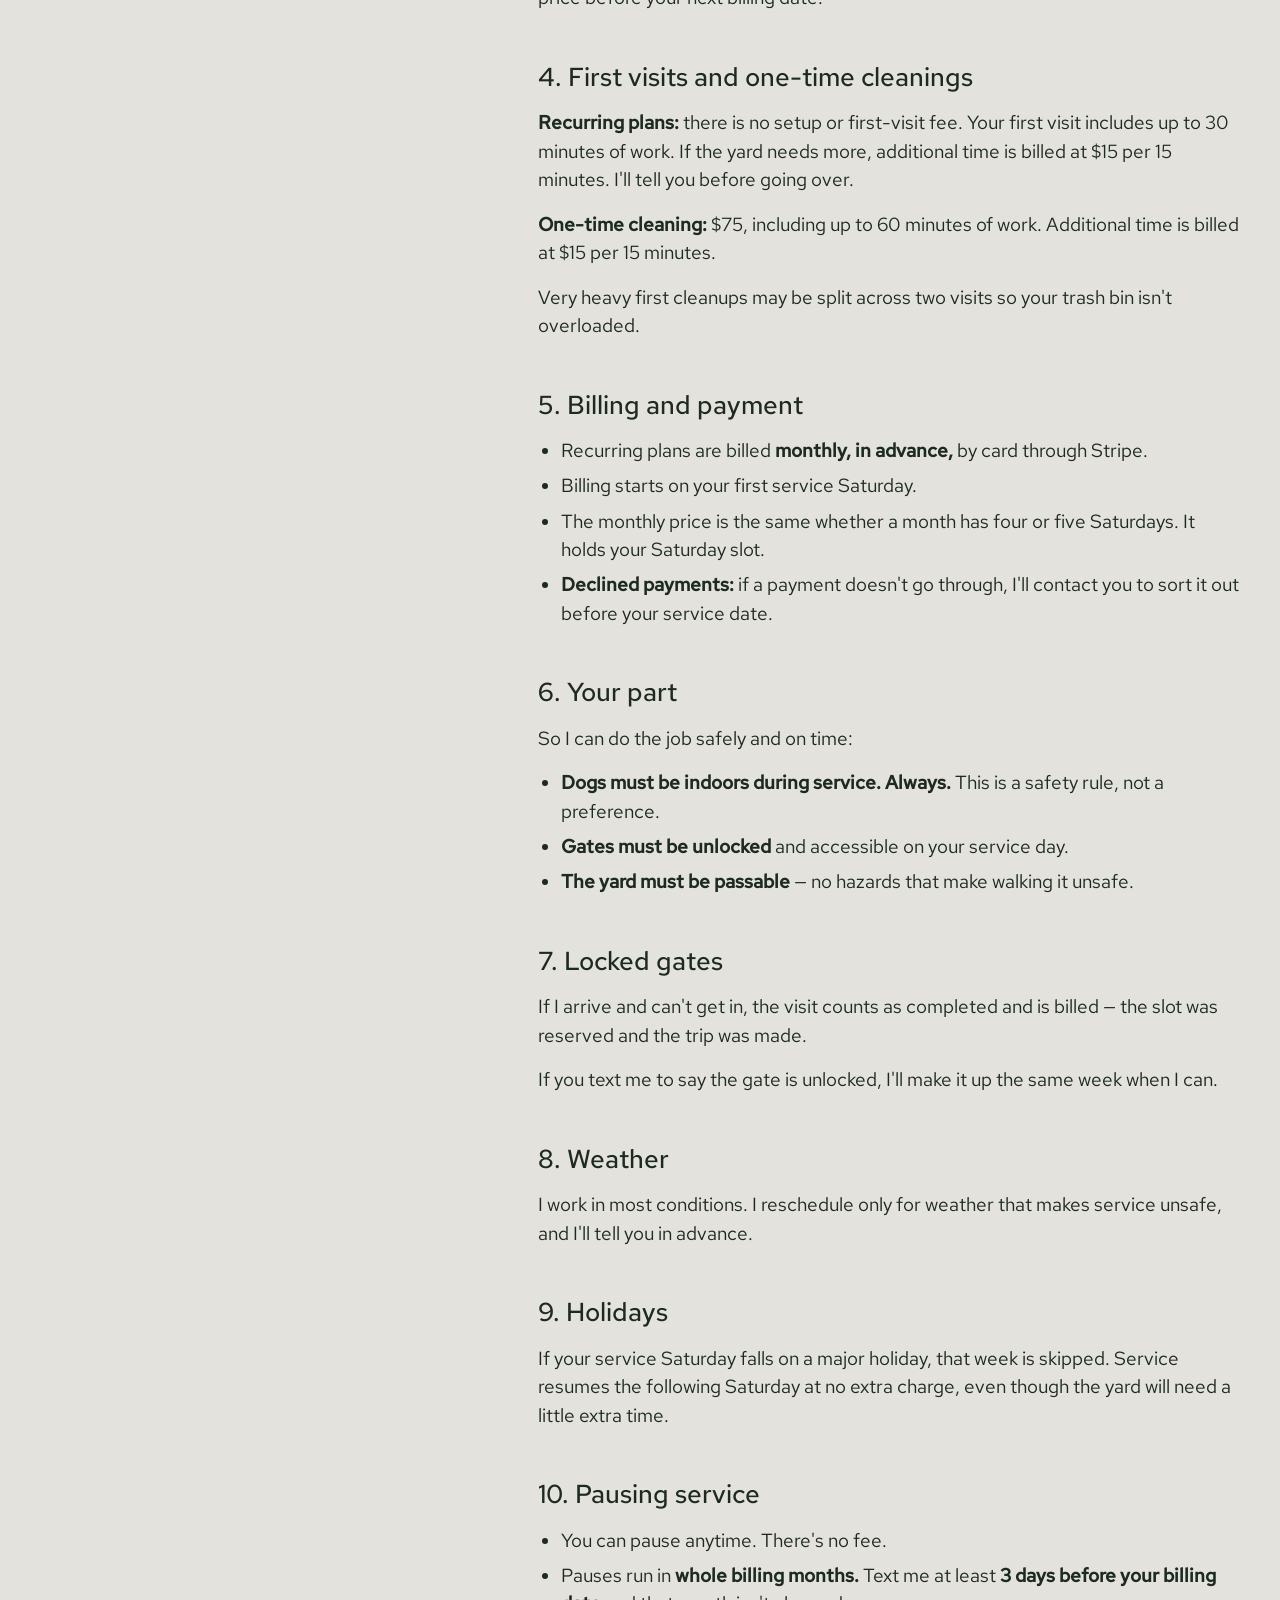
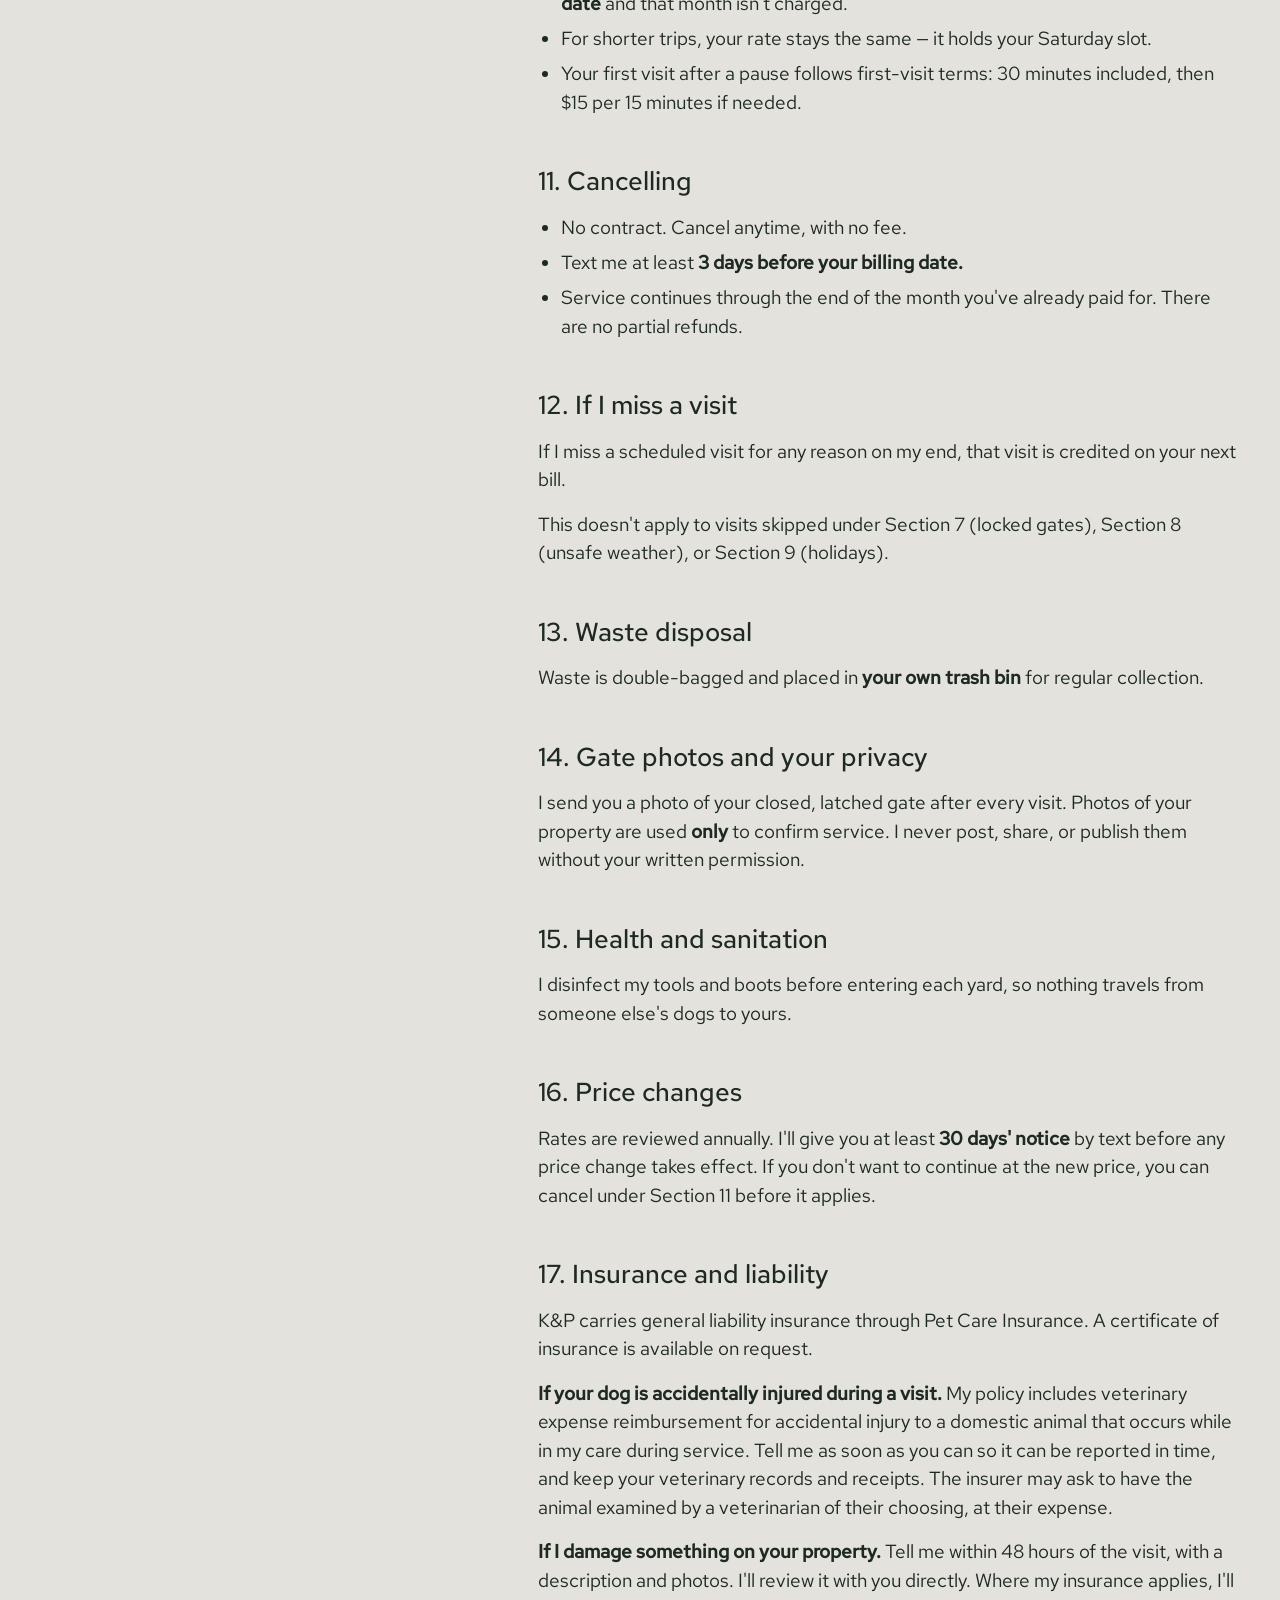
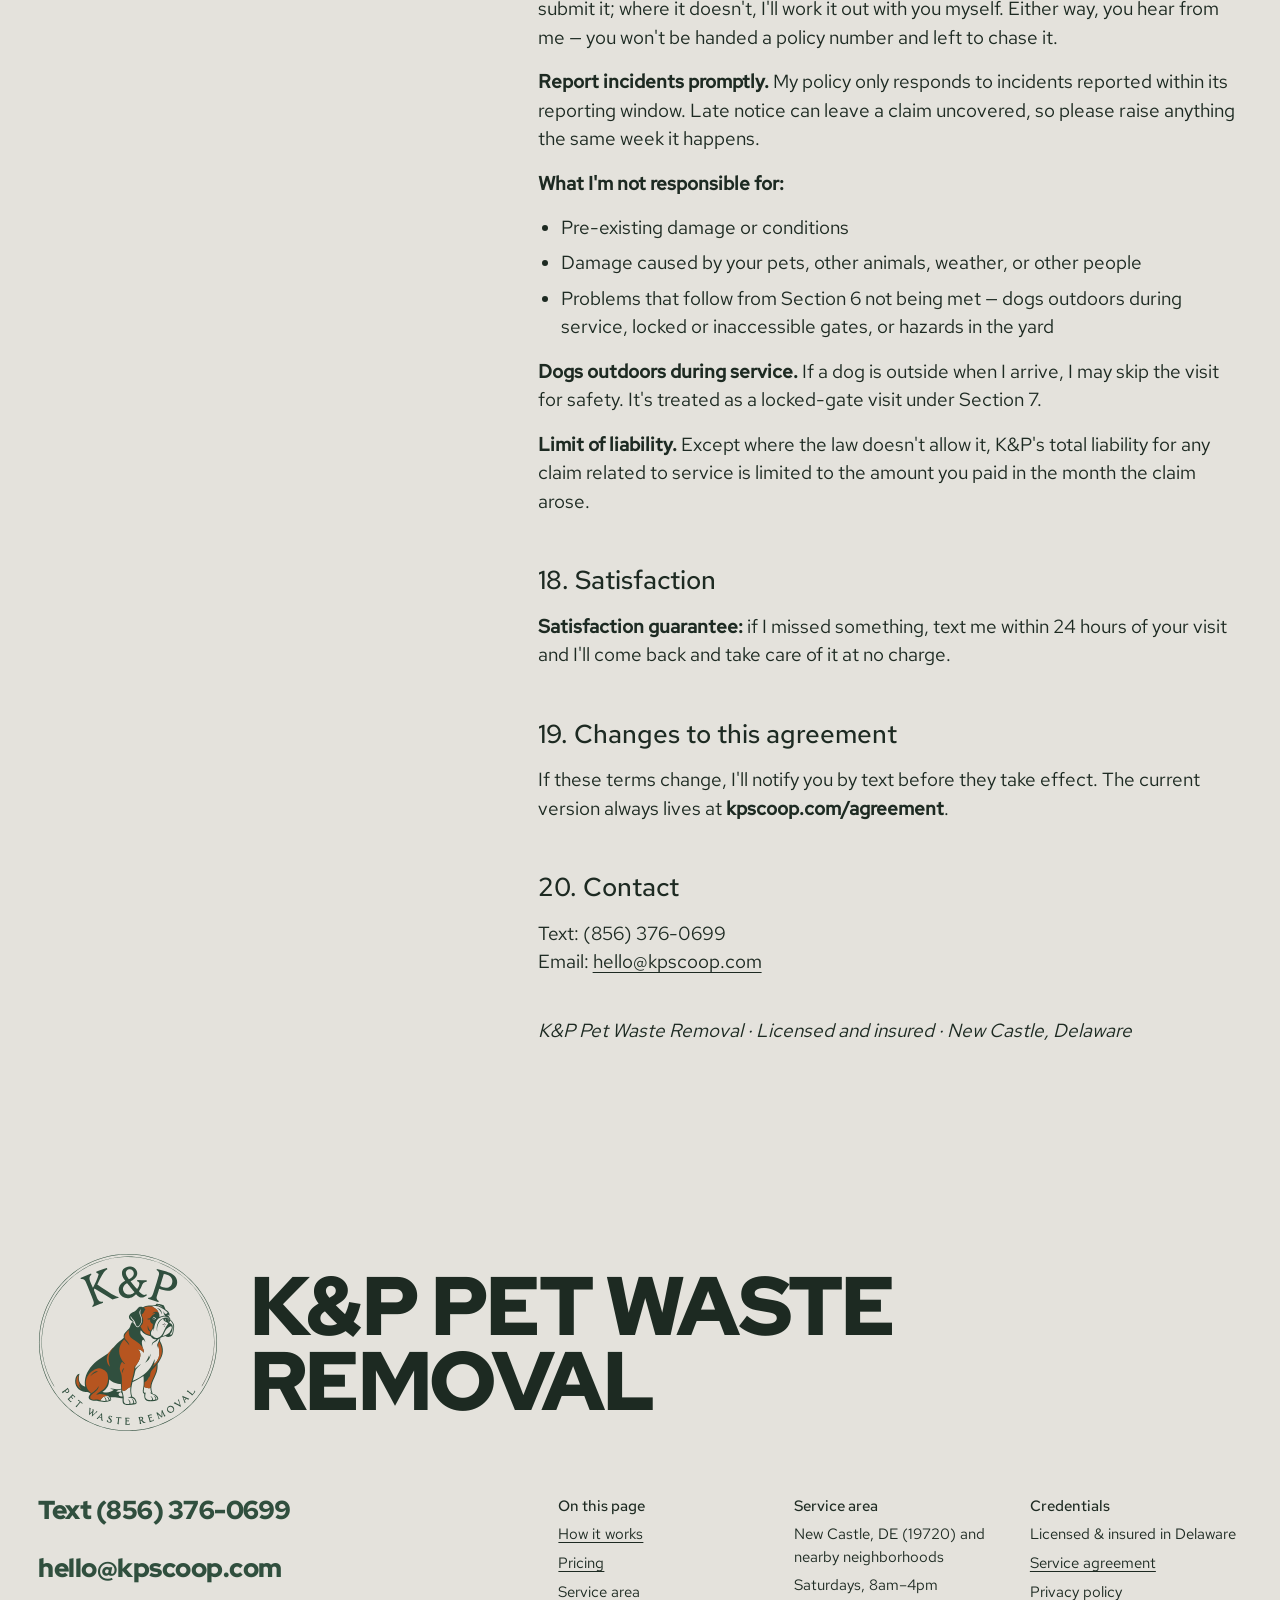
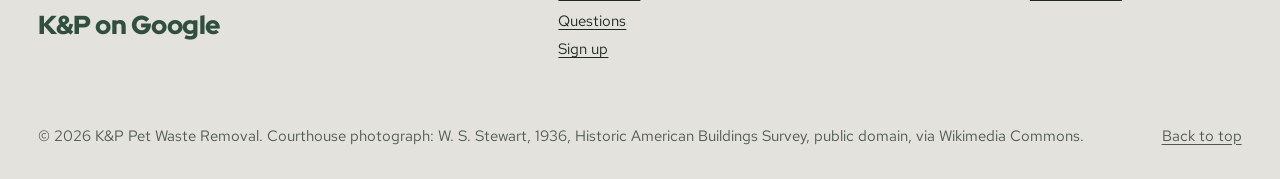
<file: agreement/index.html>
<!DOCTYPE html><html lang="en"><head><meta charset="utf-8"><meta name="viewport" content="width=device-width, initial-scale=1"><title>Service Agreement | K&amp;P Pet Waste Removal</title><meta name="description" content="The service agreement for K&amp;P Pet Waste Removal: what each visit includes, billing, pausing, cancelling, and what I ask of you before a visit. Version 1.1."><link rel="canonical" href="https://kpscoop.com/agreement/"><meta property="og:type" content="website"><meta property="og:site_name" content="K&amp;P Pet Waste Removal"><meta property="og:title" content="Service Agreement | K&amp;P Pet Waste Removal"><meta property="og:description" content="The service agreement for K&amp;P Pet Waste Removal: what each visit includes, billing, pausing, cancelling, and what I ask of you before a visit. Version 1.1."><meta property="og:url" content="https://kpscoop.com/agreement/"><meta property="og:image" content="https://kpscoop.com/assets/og-image.png"><meta property="og:image:width" content="1200"><meta property="og:image:height" content="630"><meta property="og:image:alt" content="Your yard. My chore. Weekly dog poop pickup in New Castle, DE, from $95 a month, with the K&P Pet Waste Removal badge."><meta name="twitter:card" content="summary_large_image"><link rel="icon" href="/favicon.ico" sizes="16x16 32x32 48x48"><link rel="icon" href="/favicon.svg" type="image/svg+xml"><link rel="apple-touch-icon" href="/apple-touch-icon.png"><link rel="preload" href="/fonts/red-hat-display-normal-900.woff2" as="font" type="font/woff2" crossorigin><link rel="stylesheet" href="/fonts/fonts.css"><script type="application/ld+json">{"@context":"https://schema.org","@type":"LocalBusiness","@id":"https://kpscoop.com/#business","name":"K&P Pet Waste Removal","url":"https://kpscoop.com/","description":"Weekly dog poop removal for homes in New Castle, DE, every Saturday, by one owner-operator.","telephone":"+1-856-376-0699","email":"hello@kpscoop.com","image":"https://kpscoop.com/assets/og-image.png","logo":"https://kpscoop.com/assets/kp-logo-512.png","priceRange":"From $70 a month","address":{"@type":"PostalAddress","addressLocality":"New Castle","addressRegion":"DE","postalCode":"19720","addressCountry":"US"},"areaServed":[{"@type":"City","name":"New Castle, DE"},{"@type":"Place","name":"ZIP code 19720","address":{"@type":"PostalAddress","postalCode":"19720","addressRegion":"DE","addressCountry":"US"}},{"@type":"Place","name":"Old New Castle, New Castle, DE"},{"@type":"Place","name":"Castle Hills, New Castle, DE"},{"@type":"Place","name":"Penn Acres, New Castle, DE"},{"@type":"Place","name":"Swanwyck, New Castle, DE"},{"@type":"Place","name":"Llangollen Estates, New Castle, DE"},{"@type":"Place","name":"Wilmington Manor, New Castle, DE"}],"openingHoursSpecification":[{"@type":"OpeningHoursSpecification","dayOfWeek":"Saturday","opens":"08:00","closes":"16:00"}],"sameAs":["https://share.google/6UOaSTEZDgdAQc2Vo","https://www.google.com/search?kgmid=/g/11zz5zvh3y"]}</script><script>document.documentElement.classList.add('js')</script><link rel="stylesheet" href="/_astro/Layout.BaJNRAnn.css"></head><body><a class="skip" href="#main">Skip to content</a><header class="site-header" data-tone="bone"><a class="wordmark" href="/"><span>K&amp;P Pet Waste Removal</span></a><nav class="nav" aria-label="Main"><div class="nav__links"><a href="/#how-it-works">How it works</a><a href="/#pricing">Pricing</a><a href="/#area">Service area</a><a href="/#questions">Questions</a></div><a class="nav__text" href="sms:+18563760699">Text (856) 376-0699</a><a class="btn" href="/#signup">Sign up</a></nav></header><main id="main" class="legal" data-tone="bone"><aside class="legal__aside"><p>Version 1.1, effective October 13, 2026.</p><p>Questions about it? Text <a href="sms:+18563760699">(856) 376-0699</a> or email <a href="mailto:hello@kpscoop.com">hello@kpscoop.com</a>.</p><p><a class="btn" href="/#signup" data-primary>Back to sign up</a></p></aside><article class="legal__text"><h1 id="kp-pet-waste-removal--service-agreement">K&amp;P Pet Waste Removal — Service Agreement</h1>
<p><em>Version 1.1 · Effective October 13, 2026</em></p>
<hr>
<p>This agreement is between <strong>K&amp;P Pet Waste Removal</strong>, a sole proprietorship owned and operated by Mahcia Davis in New Castle, Delaware ("K&amp;P," "I," "me"), and the customer receiving service ("you").</p>
<p>By checking the box on the signup form or at checkout, you agree to these terms.</p>
<h2 id="1-what-i-do">1. What I do</h2>
<p>I remove dog waste from the accessible areas of your yard on a regular schedule, or once for a one-time cleaning. I walk the whole yard, not just the visible spots.</p>
<p>Service is for dog waste only.</p>
<h2 id="2-where-and-when">2. Where and when</h2>
<ul>
<li><strong>Service area:</strong> New Castle, Delaware (19720) and nearby neighborhoods.</li>
<li><strong>Service day:</strong> Saturdays, between 8:00 AM and 4:00 PM.</li>
<li><strong>Plans:</strong> weekly, or every other week.</li>
<li>I text you before I arrive and again when I'm done.</li>
</ul>
<h2 id="3-pricing">3. Pricing</h2>
<table>
<thead>
<tr>
<th>Plan</th>
<th>Monthly price</th>
</tr>
</thead>
<tbody>
<tr>
<td>Weekly, 1 dog, under ¼ acre</td>
<td>$95</td>
</tr>
<tr>
<td>Every other week, 1 dog, under ¼ acre</td>
<td>$70</td>
</tr>
<tr>
<td>Each additional dog</td>
<td>+$10</td>
</tr>
<tr>
<td>One-time cleaning</td>
<td>$75 (see Section 4)</td>
</tr>
</tbody>
</table>
<p><strong>Yard size.</strong> These tiers apply to both the weekly and the every-other-week plan:</p>
<table>
<thead>
<tr>
<th>Yard size</th>
<th>Added per month</th>
</tr>
</thead>
<tbody>
<tr>
<td>Under ¼ acre</td>
<td>base price</td>
</tr>
<tr>
<td>¼ acre to under ½ acre</td>
<td>+$15/month</td>
</tr>
<tr>
<td>½ acre to 1 acre (1 included)</td>
<td>+$30/month</td>
</tr>
<tr>
<td>Over 1 acre</td>
<td>custom quote, text for a price</td>
</tr>
</tbody>
</table>
<p>Yards with more than 4 dogs or over 1 acre are priced by custom quote.</p>
<p>Your price is confirmed after I review your yard size and number of dogs. If the yard turns out larger than described, or more dogs live there, I'll tell you the corrected price before your next billing date.</p>
<h2 id="4-first-visits-and-one-time-cleanings">4. First visits and one-time cleanings</h2>
<p><strong>Recurring plans:</strong> there is no setup or first-visit fee. Your first visit includes up to 30 minutes of work. If the yard needs more, additional time is billed at $15 per 15 minutes. I'll tell you before going over.</p>
<p><strong>One-time cleaning:</strong> $75, including up to 60 minutes of work. Additional time is billed at $15 per 15 minutes.</p>
<p>Very heavy first cleanups may be split across two visits so your trash bin isn't overloaded.</p>
<h2 id="5-billing-and-payment">5. Billing and payment</h2>
<ul>
<li>Recurring plans are billed <strong>monthly, in advance,</strong> by card through Stripe.</li>
<li>Billing starts on your first service Saturday.</li>
<li>The monthly price is the same whether a month has four or five Saturdays. It holds your Saturday slot.</li>
<li><strong>Declined payments:</strong> if a payment doesn't go through, I'll contact you to sort it out before your service date.</li>
</ul>
<h2 id="6-your-part">6. Your part</h2>
<p>So I can do the job safely and on time:</p>
<ul>
<li><strong>Dogs must be indoors during service. Always.</strong> This is a safety rule, not a preference.</li>
<li><strong>Gates must be unlocked</strong> and accessible on your service day.</li>
<li><strong>The yard must be passable</strong> — no hazards that make walking it unsafe.</li>
</ul>
<h2 id="7-locked-gates">7. Locked gates</h2>
<p>If I arrive and can't get in, the visit counts as completed and is billed — the slot was reserved and the trip was made.</p>
<p>If you text me to say the gate is unlocked, I'll make it up the same week when I can.</p>
<h2 id="8-weather">8. Weather</h2>
<p>I work in most conditions. I reschedule only for weather that makes service unsafe, and I'll tell you in advance.</p>
<h2 id="9-holidays">9. Holidays</h2>
<p>If your service Saturday falls on a major holiday, that week is skipped. Service resumes the following Saturday at no extra charge, even though the yard will need a little extra time.</p>
<h2 id="10-pausing-service">10. Pausing service</h2>
<ul>
<li>You can pause anytime. There's no fee.</li>
<li>Pauses run in <strong>whole billing months.</strong> Text me at least <strong>3 days before your billing date</strong> and that month isn't charged.</li>
<li>For shorter trips, your rate stays the same — it holds your Saturday slot.</li>
<li>Your first visit after a pause follows first-visit terms: 30 minutes included, then $15 per 15 minutes if needed.</li>
</ul>
<h2 id="11-cancelling">11. Cancelling</h2>
<ul>
<li>No contract. Cancel anytime, with no fee.</li>
<li>Text me at least <strong>3 days before your billing date.</strong></li>
<li>Service continues through the end of the month you've already paid for. There are no partial refunds.</li>
</ul>
<h2 id="12-if-i-miss-a-visit">12. If I miss a visit</h2>
<p>If I miss a scheduled visit for any reason on my end, that visit is credited on your next bill.</p>
<p>This doesn't apply to visits skipped under Section 7 (locked gates), Section 8 (unsafe weather), or Section 9 (holidays).</p>
<h2 id="13-waste-disposal">13. Waste disposal</h2>
<p>Waste is double-bagged and placed in <strong>your own trash bin</strong> for regular collection.</p>
<h2 id="14-gate-photos-and-your-privacy">14. Gate photos and your privacy</h2>
<p>I send you a photo of your closed, latched gate after every visit. Photos of your property are used <strong>only</strong> to confirm service. I never post, share, or publish them without your written permission.</p>
<h2 id="15-health-and-sanitation">15. Health and sanitation</h2>
<p>I disinfect my tools and boots before entering each yard, so nothing travels from someone else's dogs to yours.</p>
<h2 id="16-price-changes">16. Price changes</h2>
<p>Rates are reviewed annually. I'll give you at least <strong>30 days' notice</strong> by text before any price change takes effect. If you don't want to continue at the new price, you can cancel under Section 11 before it applies.</p>
<h2 id="17-insurance-and-liability">17. Insurance and liability</h2>
<p>K&amp;P carries general liability insurance through Pet Care Insurance. A certificate of insurance is available on request.</p>
<p><strong>If your dog is accidentally injured during a visit.</strong> My policy includes veterinary expense reimbursement for accidental injury to a domestic animal that occurs while in my care during service. Tell me as soon as you can so it can be reported in time, and keep your veterinary records and receipts. The insurer may ask to have the animal examined by a veterinarian of their choosing, at their expense.</p>
<p><strong>If I damage something on your property.</strong> Tell me within 48 hours of the visit, with a description and photos. I'll review it with you directly. Where my insurance applies, I'll submit it; where it doesn't, I'll work it out with you myself. Either way, you hear from me — you won't be handed a policy number and left to chase it.</p>
<p><strong>Report incidents promptly.</strong> My policy only responds to incidents reported within its reporting window. Late notice can leave a claim uncovered, so please raise anything the same week it happens.</p>
<p><strong>What I'm not responsible for:</strong></p>
<ul>
<li>Pre-existing damage or conditions</li>
<li>Damage caused by your pets, other animals, weather, or other people</li>
<li>Problems that follow from Section 6 not being met — dogs outdoors during service, locked or inaccessible gates, or hazards in the yard</li>
</ul>
<p><strong>Dogs outdoors during service.</strong> If a dog is outside when I arrive, I may skip the visit for safety. It's treated as a locked-gate visit under Section 7.</p>
<p><strong>Limit of liability.</strong> Except where the law doesn't allow it, K&amp;P's total liability for any claim related to service is limited to the amount you paid in the month the claim arose.</p>
<h2 id="18-satisfaction">18. Satisfaction</h2>
<p><strong>Satisfaction guarantee:</strong> if I missed something, text me within 24 hours of your visit and I'll come back and take care of it at no charge.</p>
<h2 id="19-changes-to-this-agreement">19. Changes to this agreement</h2>
<p>If these terms change, I'll notify you by text before they take effect. The current version always lives at <strong>kpscoop.com/agreement</strong>.</p>
<h2 id="20-contact">20. Contact</h2>
<p>Text: (856) 376-0699<br>
Email: <a href="mailto:hello@kpscoop.com">hello@kpscoop.com</a></p>
<hr>
<p><em>K&amp;P Pet Waste Removal · Licensed and insured · New Castle, Delaware</em></p>
</article></main><footer class="footer" data-tone="bone"><div class="footer__name"><img src="/assets/kp-badge.svg" width="208" height="208" alt="K&P Pet Waste Removal badge: a seated boxer inside a double ring." loading="lazy"><p>K&amp;P Pet Waste Removal</p></div><div class="footer__row"><div class="footer__reach"><a href="sms:+18563760699">Text (856) 376-0699</a><a href="mailto:hello@kpscoop.com">hello@kpscoop.com</a><a href="https://share.google/6UOaSTEZDgdAQc2Vo">K&amp;P on Google</a></div><div class="footer__cols"><div><h3>On this page</h3><ul><li><a href="/#how-it-works">How it works</a></li><li><a href="/#pricing">Pricing</a></li><li><a href="/#area">Service area</a></li><li><a href="/#questions">Questions</a></li><li><a href="/#signup">Sign up</a></li></ul></div><div><h3>Service area</h3><ul><li>New Castle, DE (19720) and nearby neighborhoods</li><li>Saturdays, 8am–4pm</li></ul></div><div><h3>Credentials</h3><ul><li>Licensed &amp; insured in Delaware</li><li><a href="/agreement/">Service agreement</a></li><li><a href="/privacy/">Privacy policy</a></li></ul></div></div></div><div class="footer__legal"><p>© 2026 K&amp;P Pet Waste Removal. Courthouse photograph: W. S. Stewart, 1936, Historic American Buildings Survey, public domain, via Wikimedia Commons.</p><a href="#main">Back to top</a></div></footer><div class="phone-bar" aria-label="Quick contact"><a class="btn" href="sms:+18563760699" aria-label="Text me at (856) 376-0699">Text me</a><a class="btn btn--light" href="/#signup">Sign up</a></div><script type="module">var e=document.querySelector(`.site-header`),t=[...document.querySelectorAll(`[data-tone]`)].filter(t=>t!==e),n=()=>{let n=e.offsetHeight/2;for(let r of t){let t=r.getBoundingClientRect();if(t.top<=n&&t.bottom>n){e.dataset.tone=r.dataset.tone;break}}};addEventListener(`scroll`,n,{passive:!0}),n();var r=document.querySelector(`.phone-bar`),i=document.querySelectorAll(`.rows, .signup, .footer`),a=new Set,o=new IntersectionObserver(e=>{for(let t of e)t.isIntersecting?a.add(t.target):a.delete(t.target);a.size?r.dataset.hidden=``:delete r.dataset.hidden});i.forEach(e=>o.observe(e));var s=new IntersectionObserver(e=>{for(let t of e)t.isIntersecting&&(t.target.classList.add(`in`),s.unobserve(t.target))},{rootMargin:`0px 0px -10% 0px`});document.querySelectorAll(`.rise`).forEach(e=>s.observe(e));</script></body></html>
</file>
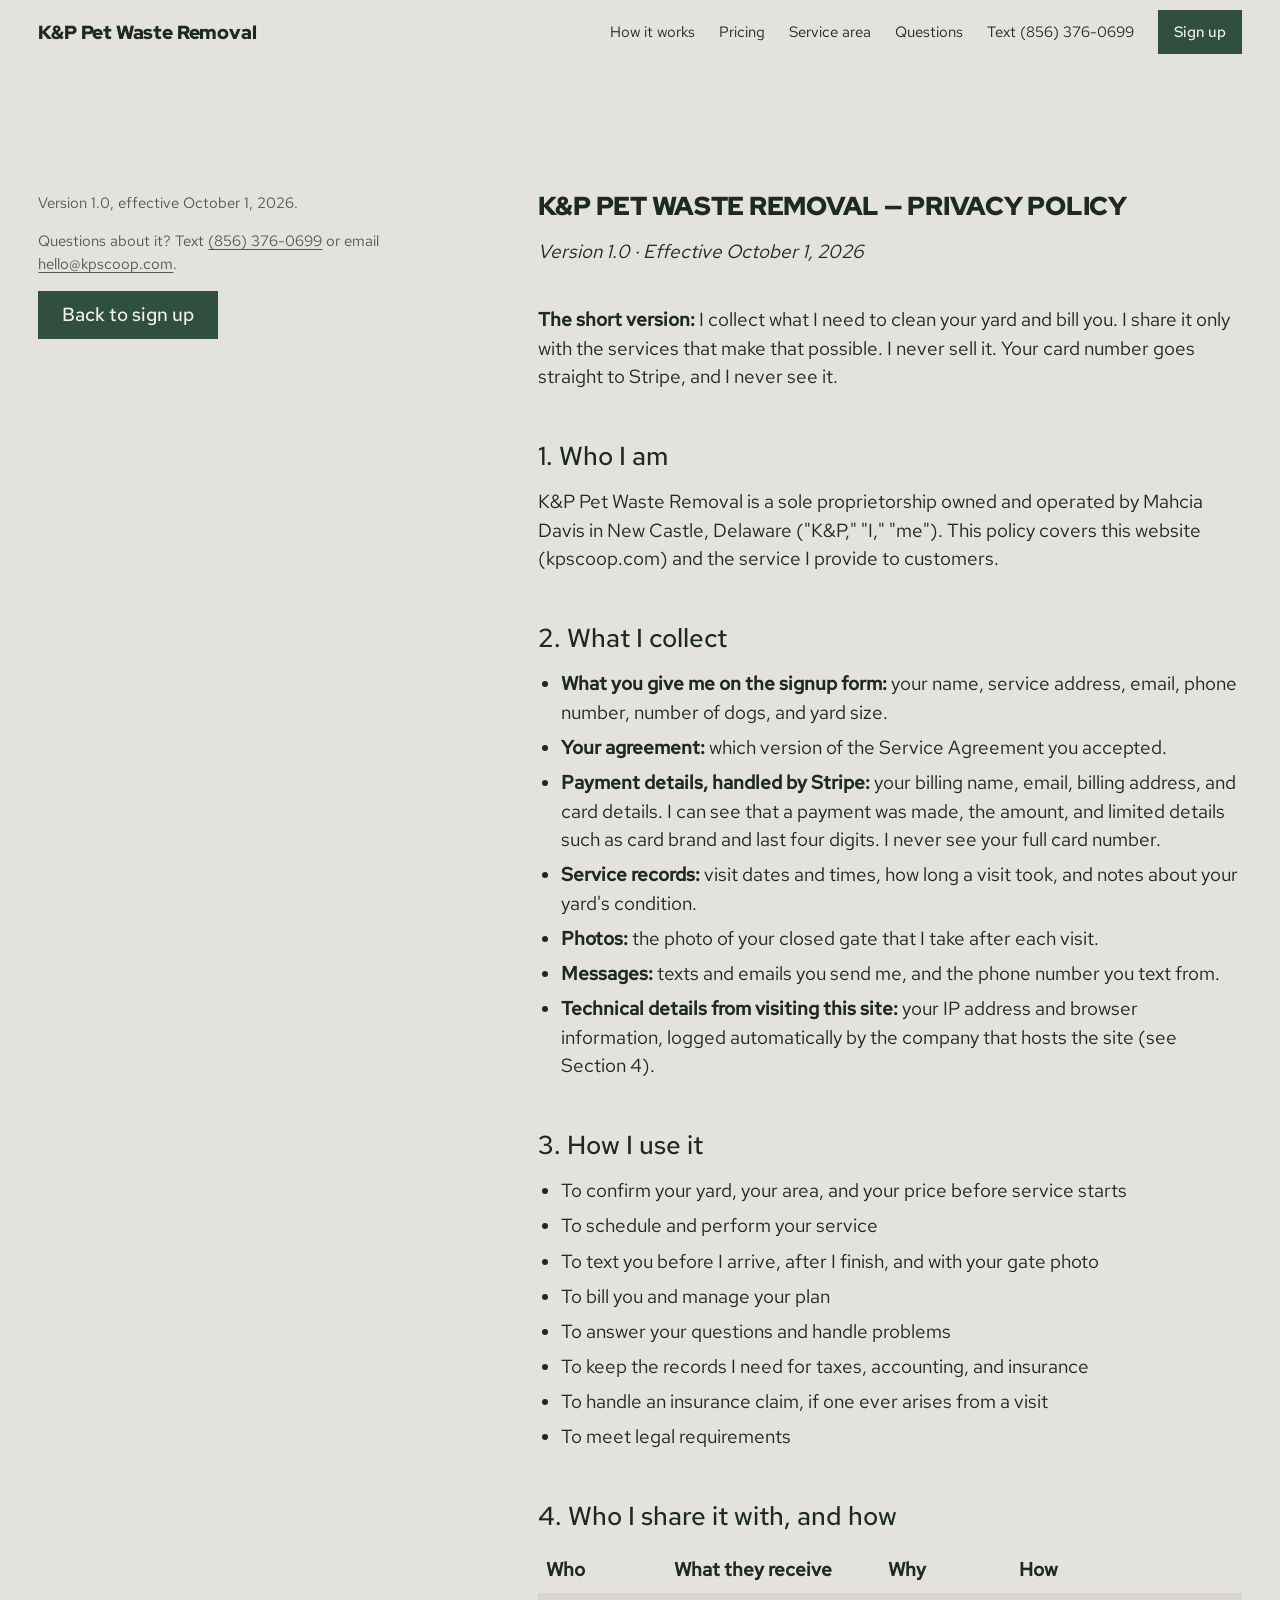
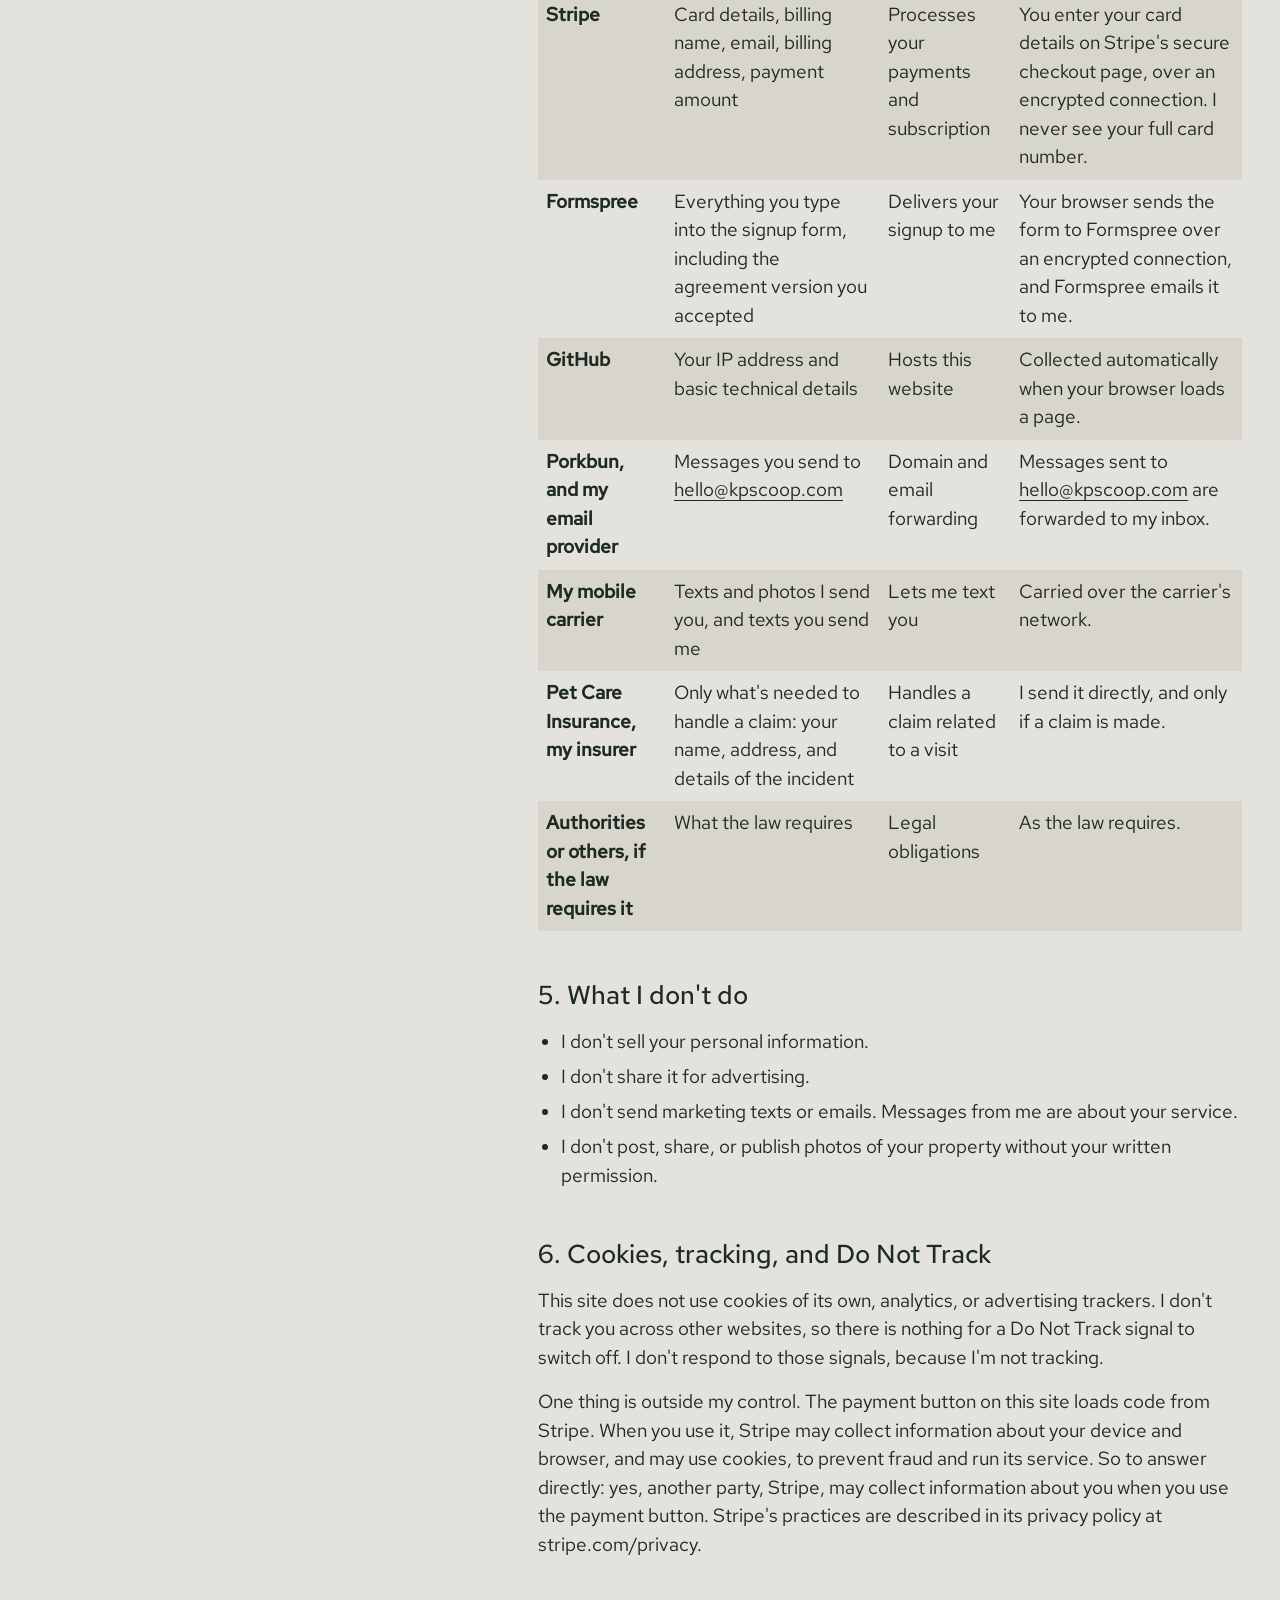
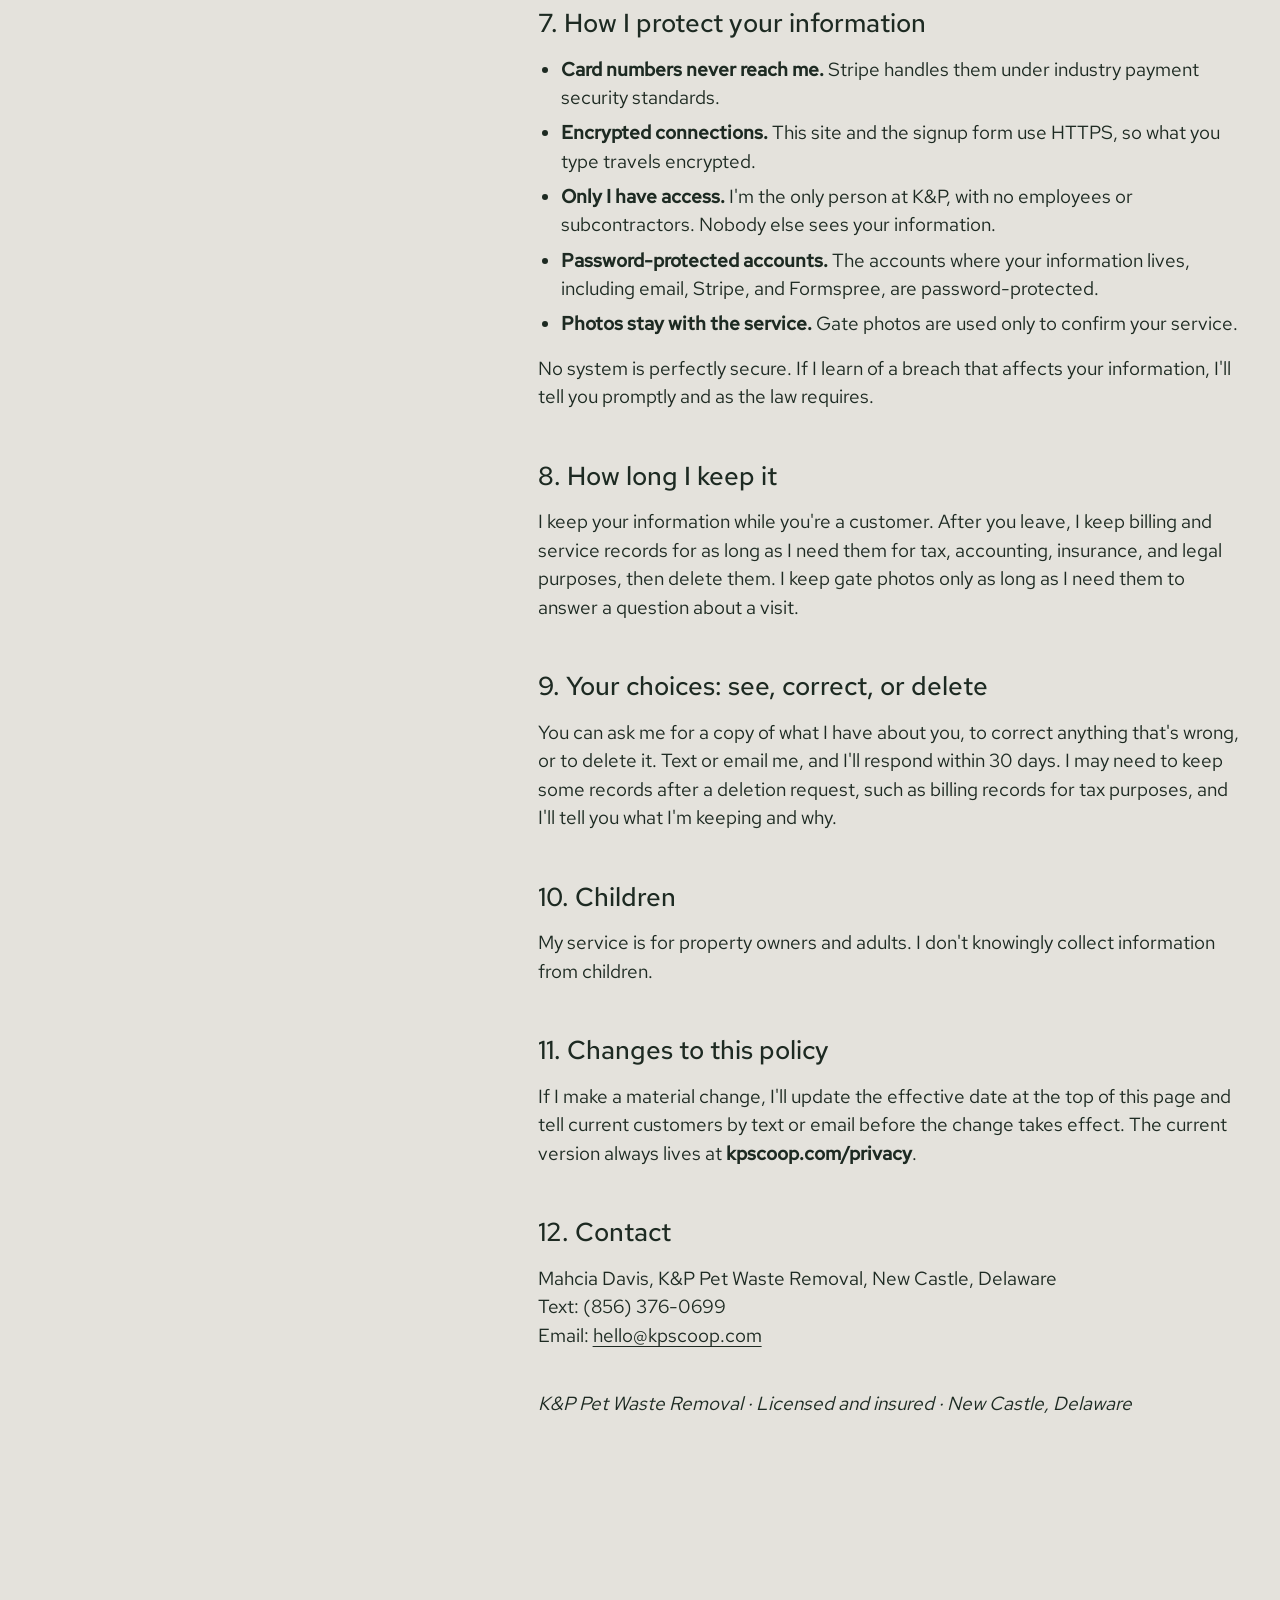
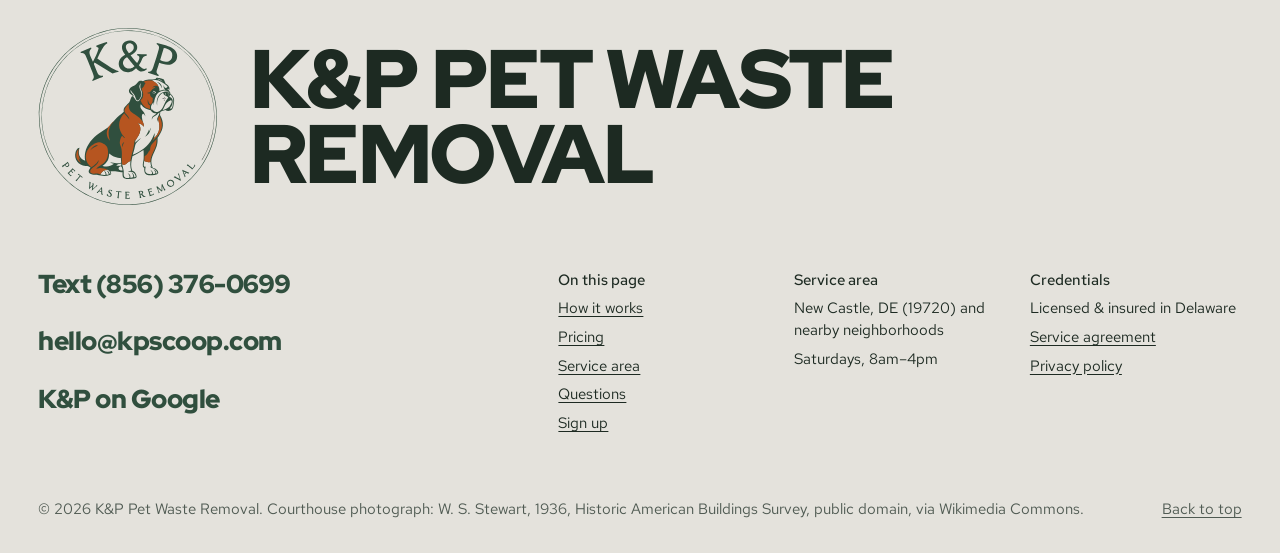
<file: privacy/index.html>
<!DOCTYPE html><html lang="en"><head><meta charset="utf-8"><meta name="viewport" content="width=device-width, initial-scale=1"><title>Privacy Policy | K&amp;P Pet Waste Removal</title><meta name="description" content="How K&amp;P Pet Waste Removal collects, uses and protects the details you send through the signup form, and how to ask for a copy or deletion."><link rel="canonical" href="https://kpscoop.com/privacy/"><meta property="og:type" content="website"><meta property="og:site_name" content="K&amp;P Pet Waste Removal"><meta property="og:title" content="Privacy Policy | K&amp;P Pet Waste Removal"><meta property="og:description" content="How K&amp;P Pet Waste Removal collects, uses and protects the details you send through the signup form, and how to ask for a copy or deletion."><meta property="og:url" content="https://kpscoop.com/privacy/"><meta property="og:image" content="https://kpscoop.com/assets/og-image.png"><meta property="og:image:width" content="1200"><meta property="og:image:height" content="630"><meta property="og:image:alt" content="Your yard. My chore. Weekly dog poop pickup in New Castle, DE, from $95 a month, with the K&P Pet Waste Removal badge."><meta name="twitter:card" content="summary_large_image"><link rel="icon" href="/favicon.ico" sizes="16x16 32x32 48x48"><link rel="icon" href="/favicon.svg" type="image/svg+xml"><link rel="apple-touch-icon" href="/apple-touch-icon.png"><link rel="preload" href="/fonts/red-hat-display-normal-900.woff2" as="font" type="font/woff2" crossorigin><link rel="stylesheet" href="/fonts/fonts.css"><script type="application/ld+json">{"@context":"https://schema.org","@type":"LocalBusiness","@id":"https://kpscoop.com/#business","name":"K&P Pet Waste Removal","url":"https://kpscoop.com/","description":"Weekly dog poop removal for homes in New Castle, DE, every Saturday, by one owner-operator.","telephone":"+1-856-376-0699","email":"hello@kpscoop.com","image":"https://kpscoop.com/assets/og-image.png","logo":"https://kpscoop.com/assets/kp-logo-512.png","priceRange":"From $70 a month","address":{"@type":"PostalAddress","addressLocality":"New Castle","addressRegion":"DE","postalCode":"19720","addressCountry":"US"},"areaServed":[{"@type":"City","name":"New Castle, DE"},{"@type":"Place","name":"ZIP code 19720","address":{"@type":"PostalAddress","postalCode":"19720","addressRegion":"DE","addressCountry":"US"}},{"@type":"Place","name":"Old New Castle, New Castle, DE"},{"@type":"Place","name":"Castle Hills, New Castle, DE"},{"@type":"Place","name":"Penn Acres, New Castle, DE"},{"@type":"Place","name":"Swanwyck, New Castle, DE"},{"@type":"Place","name":"Llangollen Estates, New Castle, DE"},{"@type":"Place","name":"Wilmington Manor, New Castle, DE"}],"openingHoursSpecification":[{"@type":"OpeningHoursSpecification","dayOfWeek":"Saturday","opens":"08:00","closes":"16:00"}],"sameAs":["https://share.google/6UOaSTEZDgdAQc2Vo","https://www.google.com/search?kgmid=/g/11zz5zvh3y"]}</script><script>document.documentElement.classList.add('js')</script><link rel="stylesheet" href="/_astro/Layout.BaJNRAnn.css"></head><body><a class="skip" href="#main">Skip to content</a><header class="site-header" data-tone="bone"><a class="wordmark" href="/"><span>K&amp;P Pet Waste Removal</span></a><nav class="nav" aria-label="Main"><div class="nav__links"><a href="/#how-it-works">How it works</a><a href="/#pricing">Pricing</a><a href="/#area">Service area</a><a href="/#questions">Questions</a></div><a class="nav__text" href="sms:+18563760699">Text (856) 376-0699</a><a class="btn" href="/#signup">Sign up</a></nav></header><main id="main" class="legal" data-tone="bone"><aside class="legal__aside"><p>Version 1.0, effective October 1, 2026.</p><p>Questions about it? Text <a href="sms:+18563760699">(856) 376-0699</a> or email <a href="mailto:hello@kpscoop.com">hello@kpscoop.com</a>.</p><p><a class="btn" href="/#signup" data-primary>Back to sign up</a></p></aside><article class="legal__text"><h1 id="kp-pet-waste-removal--privacy-policy">K&amp;P Pet Waste Removal — Privacy Policy</h1>
<p><em>Version 1.0 · Effective October 1, 2026</em></p>
<hr>
<p><strong>The short version:</strong> I collect what I need to clean your yard and bill you. I share it only with the services that make that possible. I never sell it. Your card number goes straight to Stripe, and I never see it.</p>
<h2 id="1-who-i-am">1. Who I am</h2>
<p>K&amp;P Pet Waste Removal is a sole proprietorship owned and operated by Mahcia Davis in New Castle, Delaware ("K&amp;P," "I," "me"). This policy covers this website (kpscoop.com) and the service I provide to customers.</p>
<h2 id="2-what-i-collect">2. What I collect</h2>
<ul>
<li><strong>What you give me on the signup form:</strong> your name, service address, email, phone number, number of dogs, and yard size.</li>
<li><strong>Your agreement:</strong> which version of the Service Agreement you accepted.</li>
<li><strong>Payment details, handled by Stripe:</strong> your billing name, email, billing address, and card details. I can see that a payment was made, the amount, and limited details such as card brand and last four digits. I never see your full card number.</li>
<li><strong>Service records:</strong> visit dates and times, how long a visit took, and notes about your yard's condition.</li>
<li><strong>Photos:</strong> the photo of your closed gate that I take after each visit.</li>
<li><strong>Messages:</strong> texts and emails you send me, and the phone number you text from.</li>
<li><strong>Technical details from visiting this site:</strong> your IP address and browser information, logged automatically by the company that hosts the site (see Section 4).</li>
</ul>
<h2 id="3-how-i-use-it">3. How I use it</h2>
<ul>
<li>To confirm your yard, your area, and your price before service starts</li>
<li>To schedule and perform your service</li>
<li>To text you before I arrive, after I finish, and with your gate photo</li>
<li>To bill you and manage your plan</li>
<li>To answer your questions and handle problems</li>
<li>To keep the records I need for taxes, accounting, and insurance</li>
<li>To handle an insurance claim, if one ever arises from a visit</li>
<li>To meet legal requirements</li>
</ul>
<h2 id="4-who-i-share-it-with-and-how">4. Who I share it with, and how</h2>
<table>
<thead>
<tr>
<th>Who</th>
<th>What they receive</th>
<th>Why</th>
<th>How</th>
</tr>
</thead>
<tbody>
<tr>
<td><strong>Stripe</strong></td>
<td>Card details, billing name, email, billing address, payment amount</td>
<td>Processes your payments and subscription</td>
<td>You enter your card details on Stripe's secure checkout page, over an encrypted connection. I never see your full card number.</td>
</tr>
<tr>
<td><strong>Formspree</strong></td>
<td>Everything you type into the signup form, including the agreement version you accepted</td>
<td>Delivers your signup to me</td>
<td>Your browser sends the form to Formspree over an encrypted connection, and Formspree emails it to me.</td>
</tr>
<tr>
<td><strong>GitHub</strong></td>
<td>Your IP address and basic technical details</td>
<td>Hosts this website</td>
<td>Collected automatically when your browser loads a page.</td>
</tr>
<tr>
<td><strong>Porkbun, and my email provider</strong></td>
<td>Messages you send to <a href="mailto:hello@kpscoop.com">hello@kpscoop.com</a></td>
<td>Domain and email forwarding</td>
<td>Messages sent to <a href="mailto:hello@kpscoop.com">hello@kpscoop.com</a> are forwarded to my inbox.</td>
</tr>
<tr>
<td><strong>My mobile carrier</strong></td>
<td>Texts and photos I send you, and texts you send me</td>
<td>Lets me text you</td>
<td>Carried over the carrier's network.</td>
</tr>
<tr>
<td><strong>Pet Care Insurance, my insurer</strong></td>
<td>Only what's needed to handle a claim: your name, address, and details of the incident</td>
<td>Handles a claim related to a visit</td>
<td>I send it directly, and only if a claim is made.</td>
</tr>
<tr>
<td><strong>Authorities or others, if the law requires it</strong></td>
<td>What the law requires</td>
<td>Legal obligations</td>
<td>As the law requires.</td>
</tr>
</tbody>
</table>
<h2 id="5-what-i-dont-do">5. What I don't do</h2>
<ul>
<li>I don't sell your personal information.</li>
<li>I don't share it for advertising.</li>
<li>I don't send marketing texts or emails. Messages from me are about your service.</li>
<li>I don't post, share, or publish photos of your property without your written permission.</li>
</ul>
<h2 id="6-cookies-tracking-and-do-not-track">6. Cookies, tracking, and Do Not Track</h2>
<p>This site does not use cookies of its own, analytics, or advertising trackers. I don't track you across other websites, so there is nothing for a Do Not Track signal to switch off. I don't respond to those signals, because I'm not tracking.</p>
<p>One thing is outside my control. The payment button on this site loads code from Stripe. When you use it, Stripe may collect information about your device and browser, and may use cookies, to prevent fraud and run its service. So to answer directly: yes, another party, Stripe, may collect information about you when you use the payment button. Stripe's practices are described in its privacy policy at stripe.com/privacy.</p>
<h2 id="7-how-i-protect-your-information">7. How I protect your information</h2>
<ul>
<li><strong>Card numbers never reach me.</strong> Stripe handles them under industry payment security standards.</li>
<li><strong>Encrypted connections.</strong> This site and the signup form use HTTPS, so what you type travels encrypted.</li>
<li><strong>Only I have access.</strong> I'm the only person at K&amp;P, with no employees or subcontractors. Nobody else sees your information.</li>
<li><strong>Password-protected accounts.</strong> The accounts where your information lives, including email, Stripe, and Formspree, are password-protected.</li>
<li><strong>Photos stay with the service.</strong> Gate photos are used only to confirm your service.</li>
</ul>
<p>No system is perfectly secure. If I learn of a breach that affects your information, I'll tell you promptly and as the law requires.</p>
<h2 id="8-how-long-i-keep-it">8. How long I keep it</h2>
<p>I keep your information while you're a customer. After you leave, I keep billing and service records for as long as I need them for tax, accounting, insurance, and legal purposes, then delete them. I keep gate photos only as long as I need them to answer a question about a visit.</p>
<h2 id="9-your-choices-see-correct-or-delete">9. Your choices: see, correct, or delete</h2>
<p>You can ask me for a copy of what I have about you, to correct anything that's wrong, or to delete it. Text or email me, and I'll respond within 30 days. I may need to keep some records after a deletion request, such as billing records for tax purposes, and I'll tell you what I'm keeping and why.</p>
<h2 id="10-children">10. Children</h2>
<p>My service is for property owners and adults. I don't knowingly collect information from children.</p>
<h2 id="11-changes-to-this-policy">11. Changes to this policy</h2>
<p>If I make a material change, I'll update the effective date at the top of this page and tell current customers by text or email before the change takes effect. The current version always lives at <strong>kpscoop.com/privacy</strong>.</p>
<h2 id="12-contact">12. Contact</h2>
<p>Mahcia Davis, K&amp;P Pet Waste Removal, New Castle, Delaware<br>
Text: (856) 376-0699<br>
Email: <a href="mailto:hello@kpscoop.com">hello@kpscoop.com</a></p>
<hr>
<p><em>K&amp;P Pet Waste Removal · Licensed and insured · New Castle, Delaware</em></p>
</article></main><footer class="footer" data-tone="bone"><div class="footer__name"><img src="/assets/kp-badge.svg" width="208" height="208" alt="K&P Pet Waste Removal badge: a seated boxer inside a double ring." loading="lazy"><p>K&amp;P Pet Waste Removal</p></div><div class="footer__row"><div class="footer__reach"><a href="sms:+18563760699">Text (856) 376-0699</a><a href="mailto:hello@kpscoop.com">hello@kpscoop.com</a><a href="https://share.google/6UOaSTEZDgdAQc2Vo">K&amp;P on Google</a></div><div class="footer__cols"><div><h3>On this page</h3><ul><li><a href="/#how-it-works">How it works</a></li><li><a href="/#pricing">Pricing</a></li><li><a href="/#area">Service area</a></li><li><a href="/#questions">Questions</a></li><li><a href="/#signup">Sign up</a></li></ul></div><div><h3>Service area</h3><ul><li>New Castle, DE (19720) and nearby neighborhoods</li><li>Saturdays, 8am–4pm</li></ul></div><div><h3>Credentials</h3><ul><li>Licensed &amp; insured in Delaware</li><li><a href="/agreement/">Service agreement</a></li><li><a href="/privacy/">Privacy policy</a></li></ul></div></div></div><div class="footer__legal"><p>© 2026 K&amp;P Pet Waste Removal. Courthouse photograph: W. S. Stewart, 1936, Historic American Buildings Survey, public domain, via Wikimedia Commons.</p><a href="#main">Back to top</a></div></footer><div class="phone-bar" aria-label="Quick contact"><a class="btn" href="sms:+18563760699" aria-label="Text me at (856) 376-0699">Text me</a><a class="btn btn--light" href="/#signup">Sign up</a></div><script type="module">var e=document.querySelector(`.site-header`),t=[...document.querySelectorAll(`[data-tone]`)].filter(t=>t!==e),n=()=>{let n=e.offsetHeight/2;for(let r of t){let t=r.getBoundingClientRect();if(t.top<=n&&t.bottom>n){e.dataset.tone=r.dataset.tone;break}}};addEventListener(`scroll`,n,{passive:!0}),n();var r=document.querySelector(`.phone-bar`),i=document.querySelectorAll(`.rows, .signup, .footer`),a=new Set,o=new IntersectionObserver(e=>{for(let t of e)t.isIntersecting?a.add(t.target):a.delete(t.target);a.size?r.dataset.hidden=``:delete r.dataset.hidden});i.forEach(e=>o.observe(e));var s=new IntersectionObserver(e=>{for(let t of e)t.isIntersecting&&(t.target.classList.add(`in`),s.unobserve(t.target))},{rootMargin:`0px 0px -10% 0px`});document.querySelectorAll(`.rise`).forEach(e=>s.observe(e));</script></body></html>
</file>
<file: fonts/fonts.css>
/* Red Hat Display: self-hosted from Google Fonts by _tools/fonts.py */
@font-face {
  font-family: 'Red Hat Display';
  font-style: normal;
  font-weight: 900;
  font-display: swap;
  src: url(red-hat-display-normal-900.woff2) format('woff2');
  unicode-range: U+0000-00FF, U+0131, U+0152-0153, U+02BB-02BC, U+02C6, U+02DA, U+02DC, U+0304, U+0308, U+0329, U+2000-206F, U+20AC, U+2122, U+2191, U+2193, U+2212, U+2215, U+FEFF, U+FFFD;
}
/* Red Hat Text: self-hosted from Google Fonts by _tools/fonts.py */
@font-face {
  font-family: 'Red Hat Text';
  font-style: normal;
  font-weight: 400;
  font-display: swap;
  src: url(red-hat-text-normal-400.woff2) format('woff2');
  unicode-range: U+0000-00FF, U+0131, U+0152-0153, U+02BB-02BC, U+02C6, U+02DA, U+02DC, U+0304, U+0308, U+0329, U+2000-206F, U+20AC, U+2122, U+2191, U+2193, U+2212, U+2215, U+FEFF, U+FFFD;
}
@font-face {
  font-family: 'Red Hat Text';
  font-style: normal;
  font-weight: 500;
  font-display: swap;
  src: url(red-hat-text-normal-400.woff2) format('woff2');
  unicode-range: U+0000-00FF, U+0131, U+0152-0153, U+02BB-02BC, U+02C6, U+02DA, U+02DC, U+0304, U+0308, U+0329, U+2000-206F, U+20AC, U+2122, U+2191, U+2193, U+2212, U+2215, U+FEFF, U+FFFD;
}
</file>
<file: _astro/Layout.BaJNRAnn.css>
:root{--bg:#e4e2dc;--surface:#d8d5cc;--ink:#1d2a22;--muted:#4f5a52;--accent:#304f3e;--accent-hover:#24402f;--accent-ink:#f1f3ef;--pale:#b0cba3;--field-dark:#1d2a22;--field-dark-ink:#ecebe6;--error:#8f2f12;--face-display:"Red Hat Display", "Arial Black", system-ui, sans-serif;--face-text:"Red Hat Text", system-ui, sans-serif;--step-small:clamp(.875rem, .85rem + .1vw, .9375rem);--step-body:clamp(1.0625rem, 1rem + .25vw, 1.1875rem);--step-lead:clamp(1.25rem, 1.1rem + .7vw, 1.625rem);--step-head:clamp(2.5rem, 1.2rem + 5vw, 5.5rem);--step-display:clamp(3.25rem, 13.5vw, 12.5rem);--margin:clamp(1rem, 3vw, 2.5rem);--s1:.5rem;--s2:1rem;--s3:1.5rem;--s4:2rem;--s5:3rem;--s6:4rem;--section:clamp(5rem, 10vw, 10rem);--radius:0;--ease:cubic-bezier(.2, .7, .2, 1);--dur:.6s}*,:before,:after{box-sizing:border-box}html{scroll-behavior:smooth;scroll-padding-top:5rem}body{background:var(--bg);color:var(--ink);font:400 var(--step-body)/1.5 var(--face-text);-webkit-font-smoothing:antialiased;text-rendering:optimizelegibility;margin:0}img,svg{max-width:100%;height:auto;display:block}a{color:inherit;text-underline-offset:.2em}h1,h2,h3{text-wrap:balance;margin:0}p{margin:0}:focus-visible{outline:3px solid var(--accent);outline-offset:3px}[data-tone=green] :focus-visible,[data-tone=dark] :focus-visible,.onetime :focus-visible,.phone-bar :focus-visible{outline-color:var(--pale)}.rows li.greet :focus-visible,.onetime .buy :focus-visible{outline-color:var(--accent)}.skip{left:var(--margin);background:var(--ink);color:var(--bg);padding:var(--s1) var(--s2);z-index:20;position:absolute;top:-4rem}.skip:focus{top:var(--s1)}.wrap{padding-inline:var(--margin)}.display{font-family:var(--face-display);text-transform:uppercase;letter-spacing:-.03em;font-weight:900;line-height:.92}.btn{justify-content:center;align-items:center;gap:var(--s1);min-height:3rem;padding:0 var(--s3);border-radius:var(--radius);background:var(--accent);color:var(--accent-ink);font:500 var(--step-body)/1 var(--face-text);cursor:pointer;transition:background-color .16s ease, transform .16s var(--ease);border:0;text-decoration:none;display:inline-flex}.btn:hover{background:var(--accent-hover)}.btn:active{transform:translateY(1px)scale(.99)}.btn--light{background:var(--accent-ink);color:var(--accent)}.btn--light:hover{background:#fff}.btn[disabled]{opacity:.6;cursor:progress}.site-header{z-index:10;justify-content:space-between;align-items:center;gap:var(--s2);padding:var(--s1) var(--margin);background:var(--hbg,var(--accent));min-height:4rem;color:var(--hink,var(--accent-ink));transition:background-color .3s,color .3s;display:flex;position:sticky;top:0}.site-header[data-tone=bone]{--hbg:var(--bg);--hink:var(--ink)}.site-header[data-tone=dark]{--hbg:var(--field-dark);--hink:var(--field-dark-ink)}.wordmark{align-items:center;gap:var(--s1);font:900 var(--step-body)/1 var(--face-display);letter-spacing:-.01em;text-decoration:none;display:flex}.wordmark span{white-space:nowrap}.nav{align-items:center;gap:var(--s3);font-size:var(--step-small);display:flex}.nav a{white-space:nowrap;text-decoration:none}.nav a:hover{text-decoration:underline}.nav .btn{min-height:2.75rem;padding:0 var(--s2);font-size:var(--step-small)}.site-header[data-tone=green] .nav .btn,.site-header:not([data-tone]) .nav .btn{background:var(--accent-ink);color:var(--accent)}.site-header[data-tone=dark] .nav .btn{background:var(--accent-ink);color:var(--ink)}.nav__links{gap:var(--s3);display:flex}@media (width<=960px){.nav__text{display:none}}@media (width<=860px){.nav__links,.nav__text{display:none}}.hero{background:var(--accent);color:var(--accent-ink);gap:var(--s4);min-height:calc(100svh - 4rem);padding:clamp(2rem, 8vh, 6rem) var(--margin) var(--s5);grid-template-rows:auto 1fr auto;display:grid}.hero h1{font-size:var(--step-display)}.hero h1 .l1{color:var(--pale);display:block}.hero h1 .l2{color:var(--accent-ink);display:block}.hero__foot{gap:var(--s4);grid-template-columns:1fr minmax(18rem,30rem);align-self:end;align-items:end;display:grid}.hero__lead{font-size:var(--step-lead);max-width:34ch;line-height:1.35}.hero__actions{gap:var(--s2);margin-top:var(--s3);flex-wrap:wrap;align-items:center;display:flex}.hero__actions a.link{font-weight:500}.hero__proof{font-size:var(--step-small);gap:var(--s1) var(--s3);color:var(--pale);flex-wrap:wrap;display:flex}.hero__proof li{list-style:none}.hero__proof ul{display:contents}.hero__new{color:var(--accent-ink);font-weight:500}.hero__side{align-self:end}.hero__side img{width:100%;max-width:22rem;margin-left:auto}@media (width<=760px){.hero{min-height:auto;padding-top:var(--s5)}.hero__foot{grid-template-columns:1fr}.hero__side{display:none}}.how{background:var(--field-dark);color:var(--field-dark-ink);padding:var(--section) var(--margin)}.how__grid{gap:var(--s4);grid-template-columns:minmax(0,5fr) minmax(0,1fr) minmax(0,6fr);align-items:start;display:grid}.how h2{font:900 var(--step-head)/.95 var(--face-display);text-transform:uppercase;letter-spacing:-.03em}.how__steps{margin-top:var(--s4);gap:var(--s3);max-width:34rem;display:grid}.how__steps h3{font:500 var(--step-lead)/1.2 var(--face-text);margin-bottom:var(--s1)}.slip{background:var(--bg);color:var(--ink);width:100%;max-width:30rem;padding:var(--s4) var(--s4) calc(var(--s3) + 12px);clip-path:polygon(0 0,100% 0,100% calc(100% - 12px),95% 100%,90% calc(100% - 12px),85% 100%,80% calc(100% - 12px),75% 100%,70% calc(100% - 12px),65% 100%,60% calc(100% - 12px),55% 100%,50% calc(100% - 12px),45% 100%,40% calc(100% - 12px),35% 100%,30% calc(100% - 12px),25% 100%,20% calc(100% - 12px),15% 100%,10% calc(100% - 12px),5% 100%,0 calc(100% - 12px));font-variant-numeric:tabular-nums;grid-column:3}.slip__title{font:900 var(--step-body)/1.1 var(--face-display);text-transform:uppercase;letter-spacing:-.01em}.slip__when{margin-top:var(--s4);margin-bottom:var(--s1);font-weight:500}.slip__row{align-items:baseline;gap:var(--s1);padding:.3rem 0;display:flex}.slip__row .what{flex:0 auto}.slip__row .dots{white-space:nowrap;min-width:0;color:var(--muted);letter-spacing:.2em;flex:2rem;overflow:hidden}.slip__row .dots:before{content:". . . . . . . . . . . . . . . . . . . . . . . . . . . . . . . . . . . . . . . . . . . . . . . ."}.sr{clip-path:inset(50%);white-space:nowrap;width:1px;height:1px;position:absolute;overflow:hidden}.slip__row .val{text-align:right;color:var(--muted);flex:none}.slip__total{justify-content:space-between;gap:var(--s2);margin:var(--s4) calc(-1 * var(--s4)) 0;padding:.75rem var(--s4);background:var(--ink);color:var(--bg);font-weight:500;display:flex}@media (width<=860px){.how__grid{grid-template-columns:minmax(0,1fr)}.slip{max-width:none;padding-inline:var(--s3);grid-column:1}.slip__total{margin-inline:calc(-1 * var(--s3));padding-inline:var(--s3)}}.pricing{padding:var(--section) var(--margin)}.pricing h2{font-size:var(--step-head);max-width:16ch}.price-chip{background:var(--accent);color:var(--accent-ink);-webkit-box-decoration-break:clone;box-decoration-break:clone;padding:0 .15em}.pricing__intro{gap:var(--s5);margin-top:var(--s5);grid-template-columns:1fr 1fr;align-items:start;display:grid}.pricing__intro p{max-width:38rem}.tiers{border-collapse:collapse;font-variant-numeric:tabular-nums;width:100%}.tiers caption{text-align:left;padding-bottom:var(--s1);font-weight:500}.tiers th,.tiers td{text-align:left;padding:.65rem var(--s2)}.tiers thead th{font-weight:500}.tiers tbody tr:nth-child(odd){background:var(--surface)}.calc-wrap{gap:var(--s4);margin-top:var(--s6);grid-template-columns:minmax(0,1fr);display:grid}.calc{background:var(--surface);padding:var(--s5) var(--s4);gap:var(--s5);grid-template-columns:minmax(0,3fr) minmax(16rem,2fr);display:grid}.calc h3,.onetime h3{font:900 var(--step-lead)/1.1 var(--face-display);text-transform:uppercase;letter-spacing:-.02em}.calc fieldset{border:0;margin:0;padding:0}.calc legend{margin-bottom:var(--s1);padding:0;font-weight:500}.calc__controls{gap:var(--s3);display:grid}.choices{gap:var(--s1);flex-wrap:wrap;display:flex}.choice input{opacity:0;width:1px;height:1px;position:absolute}.choice span{min-height:2.75rem;padding:0 var(--s2);background:var(--bg);color:var(--ink);cursor:pointer;align-items:center;transition:background-color .16s,color .16s;display:inline-flex}.choice span:hover{background:#f1eee6}.choice input:checked+span{background:var(--accent);color:var(--accent-ink)}.choice input:focus-visible+span{outline:3px solid var(--accent);outline-offset:2px}.calc__result{justify-content:space-between;gap:var(--s3);background:var(--bg);min-width:14rem;padding:var(--s4) var(--s3);flex-direction:column;display:flex}.calc__price{font:900 var(--step-head)/.9 var(--face-display);letter-spacing:-.03em;font-variant-numeric:tabular-nums}.calc__per{font-weight:500}.calc__note{font-size:var(--step-small);color:var(--muted)}.onetime{background:var(--accent);color:var(--accent-ink);padding:var(--s5) var(--s4);gap:var(--s5);grid-template-columns:minmax(0,4fr) minmax(0,5fr) minmax(0,3fr);align-items:start;display:grid}.onetime>div{gap:var(--s2);display:grid}.onetime .big{font:900 var(--step-head)/.9 var(--face-display);letter-spacing:-.03em}.onetime .small{font-size:var(--step-small);color:var(--pale)}.onetime .buy{background:var(--bg);min-height:3rem;padding:var(--s2);align-self:end}@media (width<=960px){.pricing__intro,.calc-wrap{grid-template-columns:1fr}.calc{padding:var(--s4) var(--s3);grid-template-columns:minmax(0,1fr)}.onetime{gap:var(--s3);padding:var(--s4) var(--s3);grid-template-columns:minmax(0,1fr)}}.count{padding:var(--section) var(--margin);background:var(--bg)}.count h2{font-size:var(--step-head);margin-bottom:var(--s5);max-width:14ch}.compare{grid-template-columns:5fr repeat(3,2.3fr);display:grid;position:relative}.compare>[role=row]{grid-column:1/-1;grid-template-columns:subgrid;display:grid}.compare>[role=row]>div{padding:1.1rem var(--s2)}.compare .rowhead{font-weight:500;font-size:var(--step-body);line-height:1.3}.compare .rowhead small{font-weight:400;font-size:var(--step-body);color:var(--muted);margin-top:.35rem;line-height:1.45;display:block}.compare .colhead{align-self:end;font-weight:500}.compare .zebra{background:var(--surface)}.compare .feat{background:var(--accent);color:var(--accent-ink)}.compare .feat.zebra{background:#2a4737}.compare .feat.top{margin-top:-24px;padding-top:calc(1.1rem + 24px)}.compare-m{display:none}@media (width<=860px){.compare{display:none}.compare-m{gap:0;display:grid}}.compare-m section{padding:var(--s3) var(--s2)}.compare-m section:nth-child(odd){background:var(--surface)}.compare-m h3{font:500 var(--step-body)/1.3 var(--face-text)}.compare-m p.why{color:var(--muted);margin:.35rem 0 var(--s2)}.compare-m dl{gap:2px;margin:0;display:grid}.compare-m dl div{justify-content:space-between;gap:var(--s2);padding:.5rem var(--s2);display:flex}.compare-m dl div.feat{background:var(--accent);color:var(--accent-ink)}.compare-m dt{font-weight:500}.compare-m dd{text-align:right;margin:0}.owner{padding:var(--section) var(--margin);background:var(--surface);gap:var(--s5);grid-template-columns:4fr 8fr;align-items:start;display:grid}.owner h2{font-size:var(--step-head);margin-bottom:var(--s4)}.owner figure{margin:0}.owner img{aspect-ratio:1;object-fit:cover;width:100%}.owner figcaption{font-size:var(--step-small);color:var(--muted);margin-top:var(--s1)}.story{font-size:var(--step-lead);columns:2;column-gap:var(--s4);color:var(--muted);line-height:1.3}.story p+p{margin-top:.6em}.story strong{color:var(--ink);font-weight:500}.hl{background:var(--pale);color:var(--ink);-webkit-box-decoration-break:clone;box-decoration-break:clone;padding:0 .1em}.hl--bone{background:var(--bg)}.story .final{background:var(--accent);color:var(--accent-ink);margin-top:.6em;padding:.05em .2em;text-decoration:none;display:inline-block}.story .final:hover{background:var(--accent-hover)}@media (width<=860px){.owner{grid-template-columns:1fr}.owner figure{max-width:22rem}.story{columns:1}.story .final{padding:.4em .3em;display:block}}.area{background:var(--accent);color:var(--accent-ink);padding:var(--section) 0 0}.area__top{gap:var(--s5);padding:0 var(--margin) var(--s5);grid-template-columns:1fr 1fr;align-items:end;display:grid}.area h2{font-size:var(--step-head)}.area__top p{margin-top:var(--s3);max-width:34rem;font-size:var(--step-lead);line-height:1.35}.area__photo{margin:0}.area__photo img{filter:grayscale()contrast(1.05);width:100%}.area__photo figcaption{padding:var(--s1) var(--margin) 0;font-size:var(--step-small);color:var(--pale)}.rows{margin:0;padding:0;list-style:none}.rows li{font:400 var(--step-head)/1 var(--face-display);letter-spacing:-.02em;padding:2.5rem var(--margin) 1.25rem}.rows li:nth-child(odd){background:#2a4737}.rows a{text-decoration:none}.rows a:hover{text-decoration:underline 3px}.rows li.greet{align-items:center;gap:var(--s3);background:var(--bg);color:var(--ink);display:flex}.round{background:var(--accent);width:.9em;height:.9em;color:var(--accent-ink);transition:transform .16s var(--ease);border-radius:50%;flex:none;place-items:center;display:inline-grid}.round svg{width:45%}.greet a:hover .round{transform:translate(4px)}@media (width<=860px){.area__top{grid-template-columns:1fr}.rows li{padding:1.5rem var(--margin) .9rem;font-size:9vw}.rows li.greet{font-size:7.5vw}}.faq{padding:var(--section) var(--margin);gap:var(--s4);grid-template-columns:3fr 9fr;display:grid}.faq h2{font-size:var(--step-head)}.faq__text{columns:2;column-gap:var(--s5)}.faq__text .qa{break-inside:avoid;margin-bottom:1.25rem}.faq__text h3{font:500 var(--step-body)/1.4 var(--face-text);margin-bottom:.2rem}.faq__text p{line-height:1.55}@media (width<=960px){.faq{grid-template-columns:1fr}.faq__text{columns:1}}.signup{background:var(--field-dark);color:var(--field-dark-ink);padding:var(--section) var(--margin);gap:var(--s5);grid-template-columns:6fr 6fr;display:grid}.signup h2{font-size:var(--step-head)}.signup__intro{margin-top:var(--s4);max-width:30rem;font-size:var(--step-lead);line-height:1.35}.form{gap:var(--s3) var(--s3);grid-template-columns:1fr 1fr;align-content:start;display:grid}.field{gap:.35rem;display:grid}.field--full{grid-column:1/-1}.field label,.field .label{font-weight:500}.field input,.field select{font:inherit;color:var(--ink);background:var(--bg);border:2px solid var(--bg);border-radius:0;width:100%;min-height:3rem;padding:.5rem .75rem}.field input:focus-visible,.field select:focus-visible{outline:3px solid var(--pale);outline-offset:2px}.field[data-invalid] input,.field[data-invalid] select{border-color:#e39a7c}.err{color:#f1b49a;font-size:var(--step-small);min-height:0}.check{gap:var(--s1);align-items:flex-start;display:flex}.check input{width:1.5rem;height:1.5rem;accent-color:var(--accent);flex:none;margin:.1rem 0 0}.form__note{font-size:var(--step-small);color:var(--pale)}.form__status{font-size:var(--step-lead);grid-column:1/-1}.form__price{font-size:var(--step-lead);line-height:1.3}.form__price strong{font:900 var(--step-lead)/1.1 var(--face-display);letter-spacing:-.02em}.form__price small{font-size:var(--step-small);color:var(--pale);margin-top:.35rem;display:block}.form .btn{min-height:3.5rem;padding-inline:var(--s4);justify-self:start}.hp{clip-path:inset(50%);white-space:nowrap;width:1px;height:1px;position:absolute;overflow:hidden}@media (width<=860px){.signup,.form{grid-template-columns:1fr}.form .btn{justify-self:stretch}}.footer{background:var(--bg);padding:var(--s6) var(--margin) var(--s4);overflow:hidden}.footer__name{align-items:center;gap:var(--s4);display:flex}.footer__name img{flex:none;width:clamp(6rem,14vw,13rem)}.footer__name p{font:900 var(--step-head)/.9 var(--face-display);text-transform:uppercase;letter-spacing:-.03em}.footer__row{gap:var(--s4);margin-top:var(--s6);grid-template-columns:5fr 7fr;display:grid}.footer__reach{gap:var(--s1);font:900 var(--step-lead)/1.15 var(--face-display);letter-spacing:-.02em;display:grid}.footer__reach a{color:var(--accent);text-decoration:none}.footer__reach a:hover{text-decoration:underline}.footer__cols{gap:var(--s3);font-size:var(--step-small);grid-template-columns:repeat(3,1fr);display:grid}.footer__cols ul{gap:.4rem;margin:0;padding:0;list-style:none;display:grid}.footer__cols h3{font:500 var(--step-small)/1.4 var(--face-text);margin-bottom:.4rem}.footer__legal{justify-content:space-between;gap:var(--s2);margin-top:var(--s6);font-size:var(--step-small);color:var(--muted);flex-wrap:wrap;display:flex}@media (width<=860px){.footer__name{flex-direction:column;align-items:flex-start}.footer__row{grid-template-columns:1fr}.footer__cols{grid-template-columns:1fr 1fr}}.js .rise{opacity:0;transition:opacity var(--dur) var(--ease), transform var(--dur) var(--ease);transition-delay:calc(var(--i,0) * 80ms);transform:translateY(24px)}.js .rise.in{opacity:1;transform:none}@media (prefers-reduced-motion:reduce){html{scroll-behavior:auto}.js .rise{opacity:1;transition:none;transform:none}.site-header,.btn,.round{transition:none}}.phone-bar{display:none}@media (width<=860px){.phone-bar{gap:var(--s1);z-index:10;padding:var(--s1) var(--margin) calc(var(--s1) + env(safe-area-inset-bottom));background:var(--field-dark);grid-template-columns:auto 1fr;display:grid;position:fixed;inset:auto 0 0}.phone-bar .btn{min-height:3rem;font-size:var(--step-small)}.phone-bar{transition:transform .2s var(--ease)}.phone-bar[data-hidden]{transform:translateY(110%)}body{padding-bottom:4.5rem}.nav>.btn{display:none}}.legal{padding:var(--section) var(--margin);justify-content:space-between;gap:var(--s5);grid-template-columns:minmax(0,1fr) minmax(0,44rem);display:grid}.legal__aside{font-size:var(--step-small);color:var(--muted)}.legal__aside p+p{margin-top:var(--s2)}.legal__text{max-width:44rem}.legal__text h1{font:900 var(--step-lead)/1.15 var(--face-display);text-transform:uppercase;letter-spacing:-.01em;margin-bottom:var(--s2)}.legal__text h2{font:500 var(--step-lead)/1.25 var(--face-text);margin:var(--s5) 0 var(--s2)}.legal__text h3{font:500 var(--step-body)/1.3 var(--face-text);margin:var(--s4) 0 var(--s1)}.legal__text p,.legal__text ul,.legal__text ol,.legal__text table{margin:0 0 var(--s2)}.legal__text ul,.legal__text ol{padding-left:1.25em}.legal__text li+li{margin-top:.35em}.legal__text hr{height:var(--s3);border:0;margin:0}.legal__text table{border-collapse:collapse;font-variant-numeric:tabular-nums;width:100%}.legal__text th,.legal__text td{text-align:left;padding:.5rem var(--s1);vertical-align:top}.legal__text tbody tr:nth-child(odd){background:var(--surface)}@media (width<=860px){.legal{grid-template-columns:minmax(0,1fr)}}
</file>
